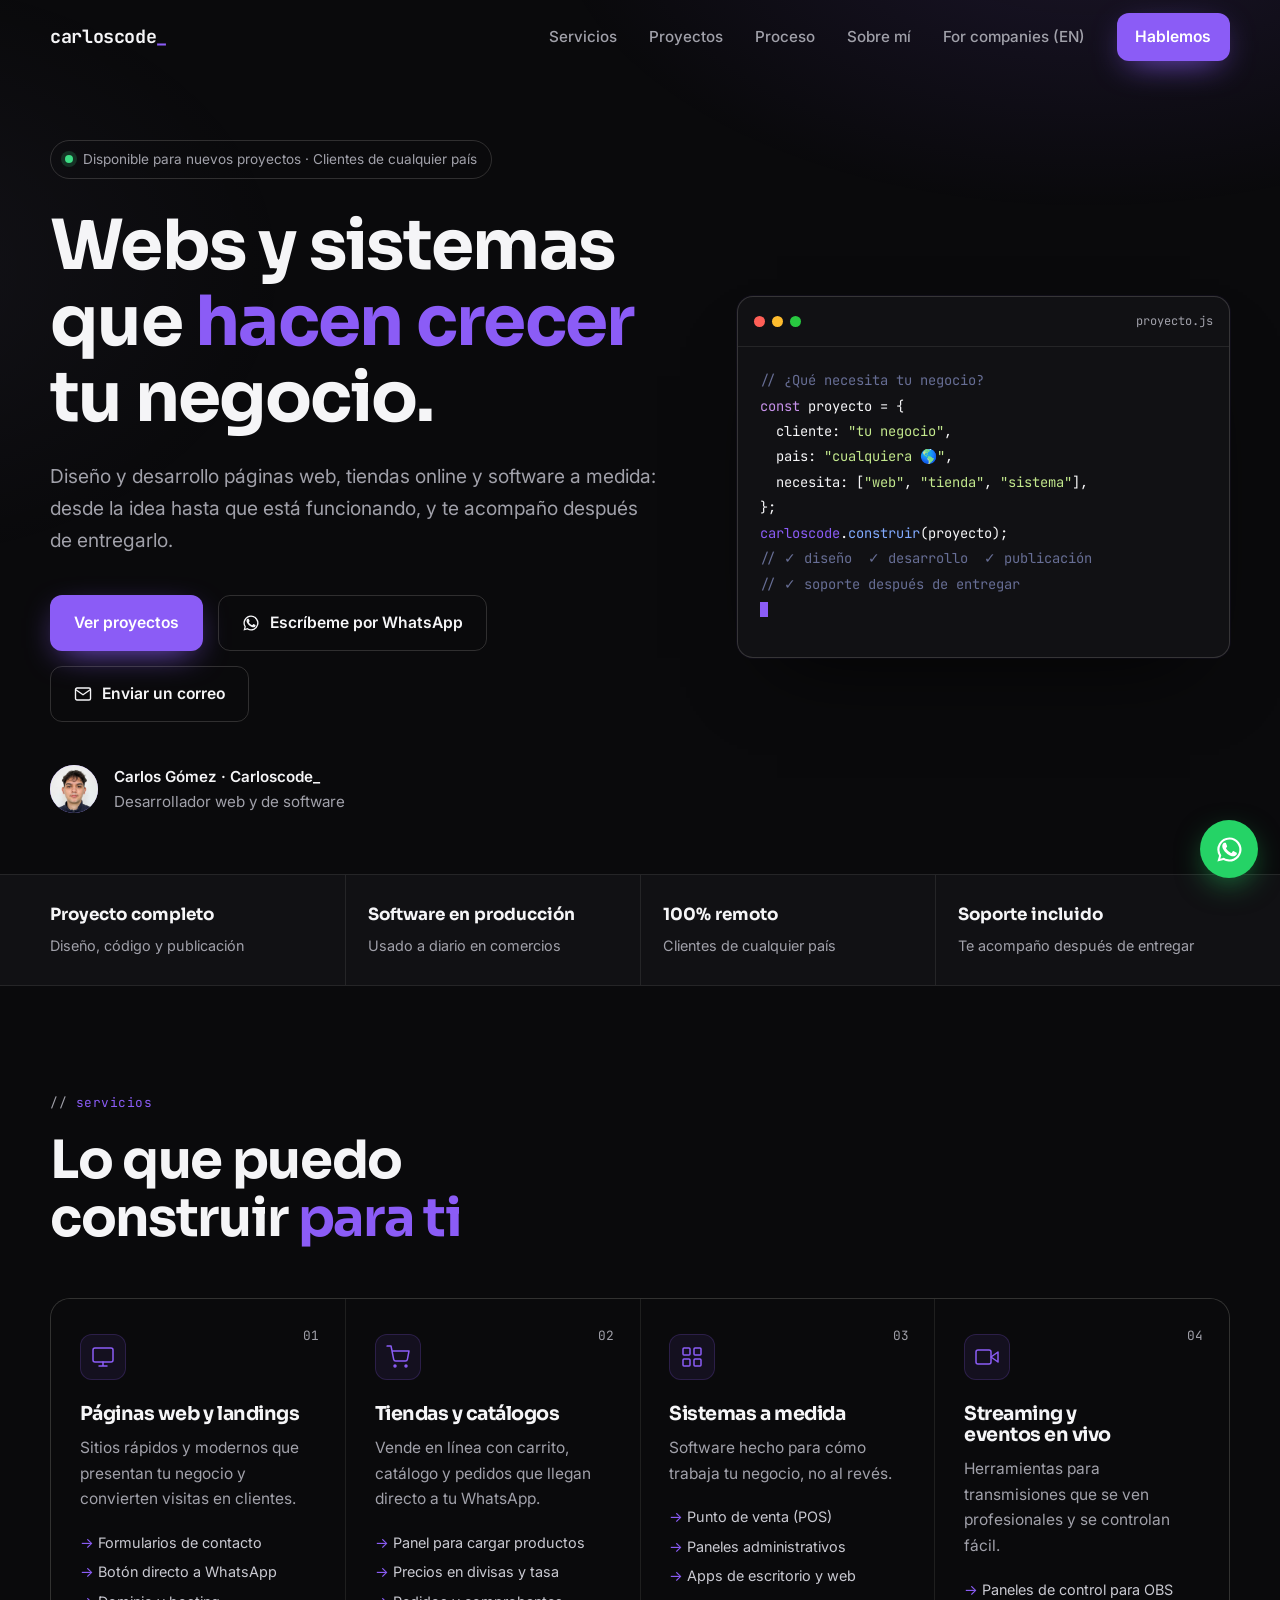
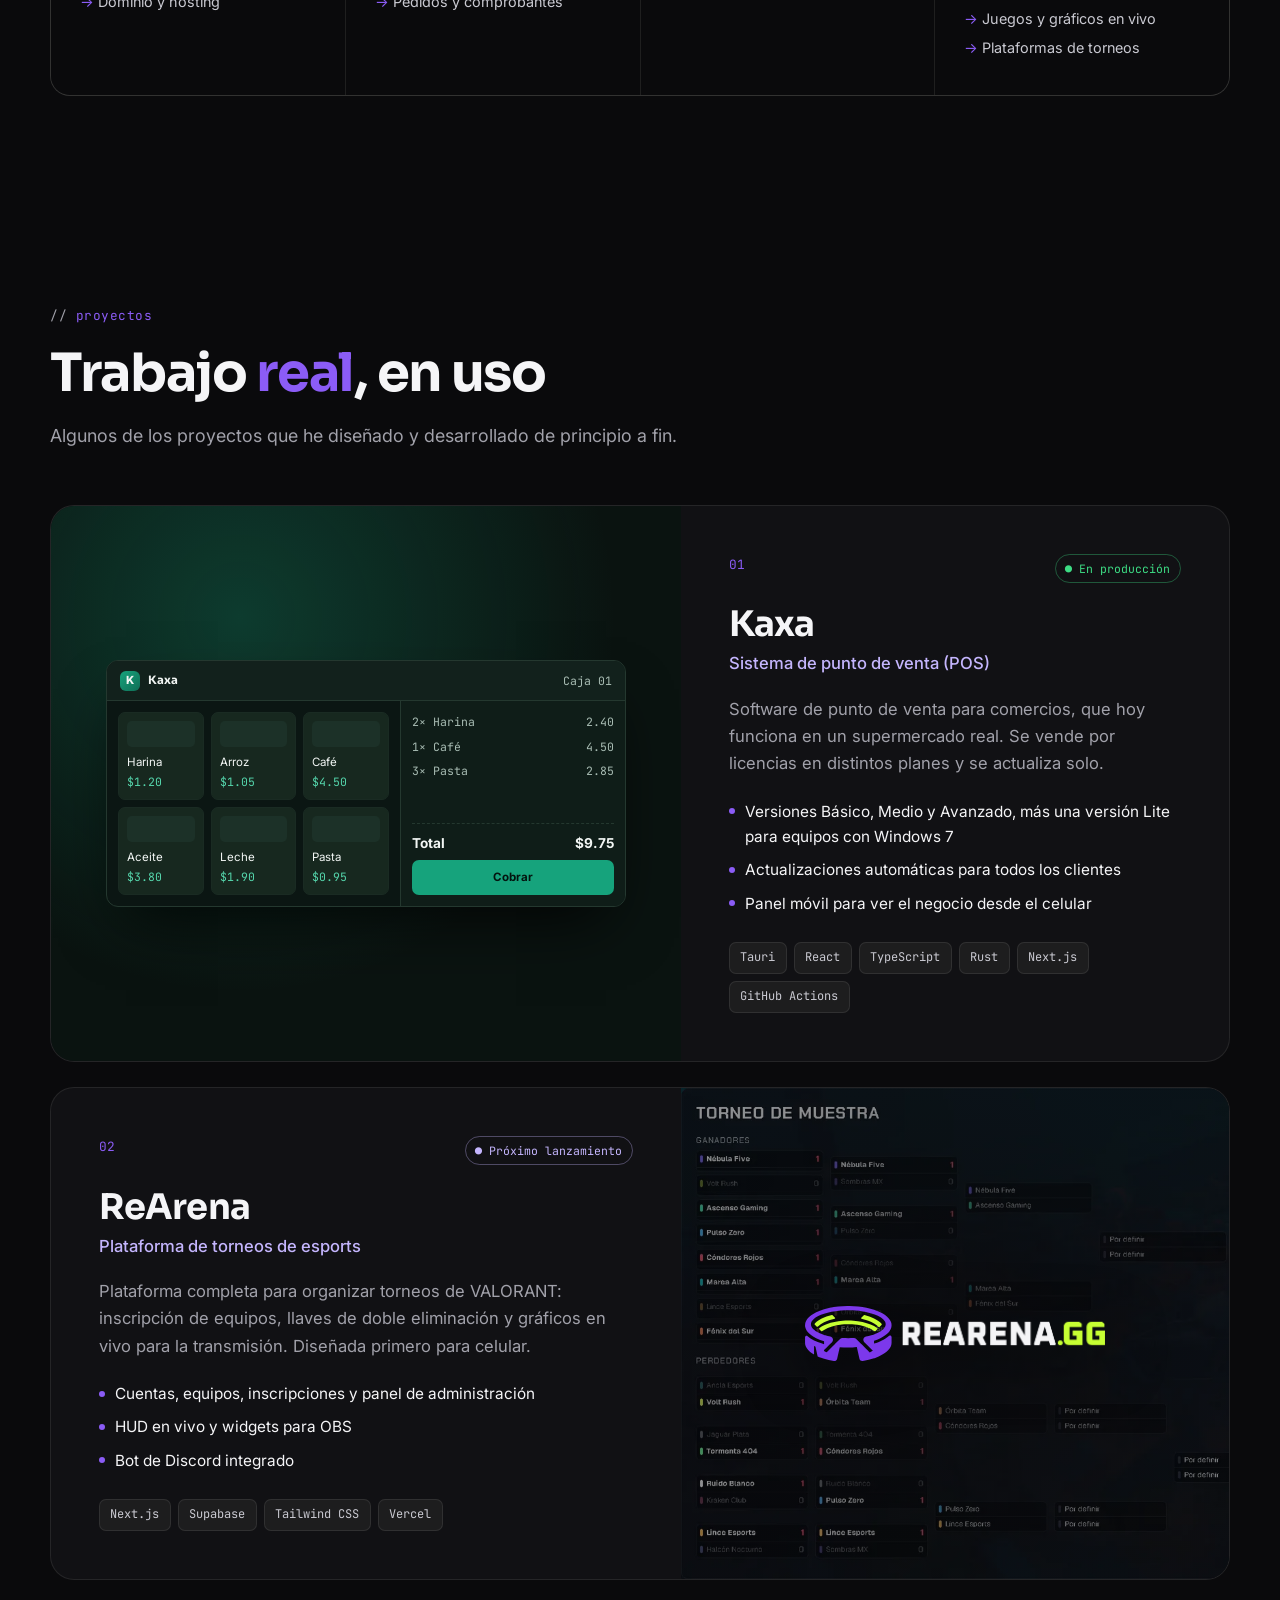
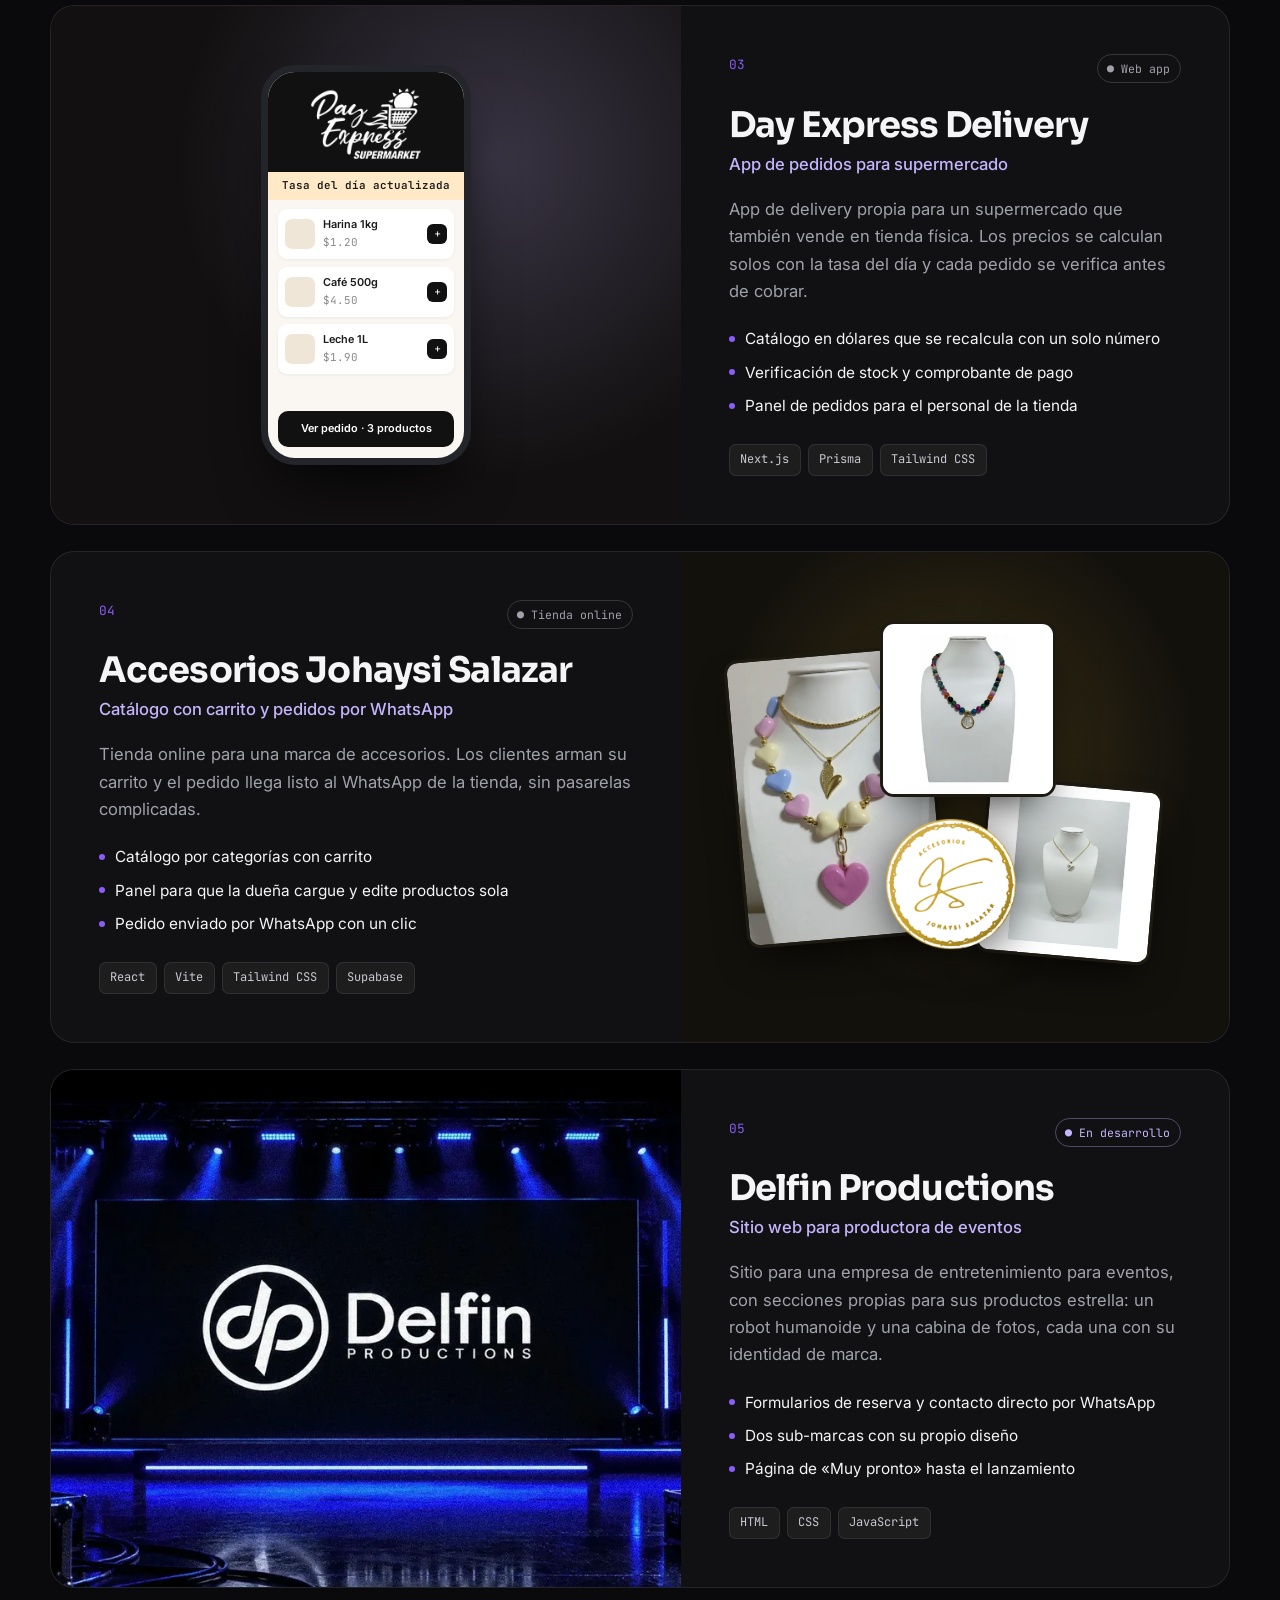
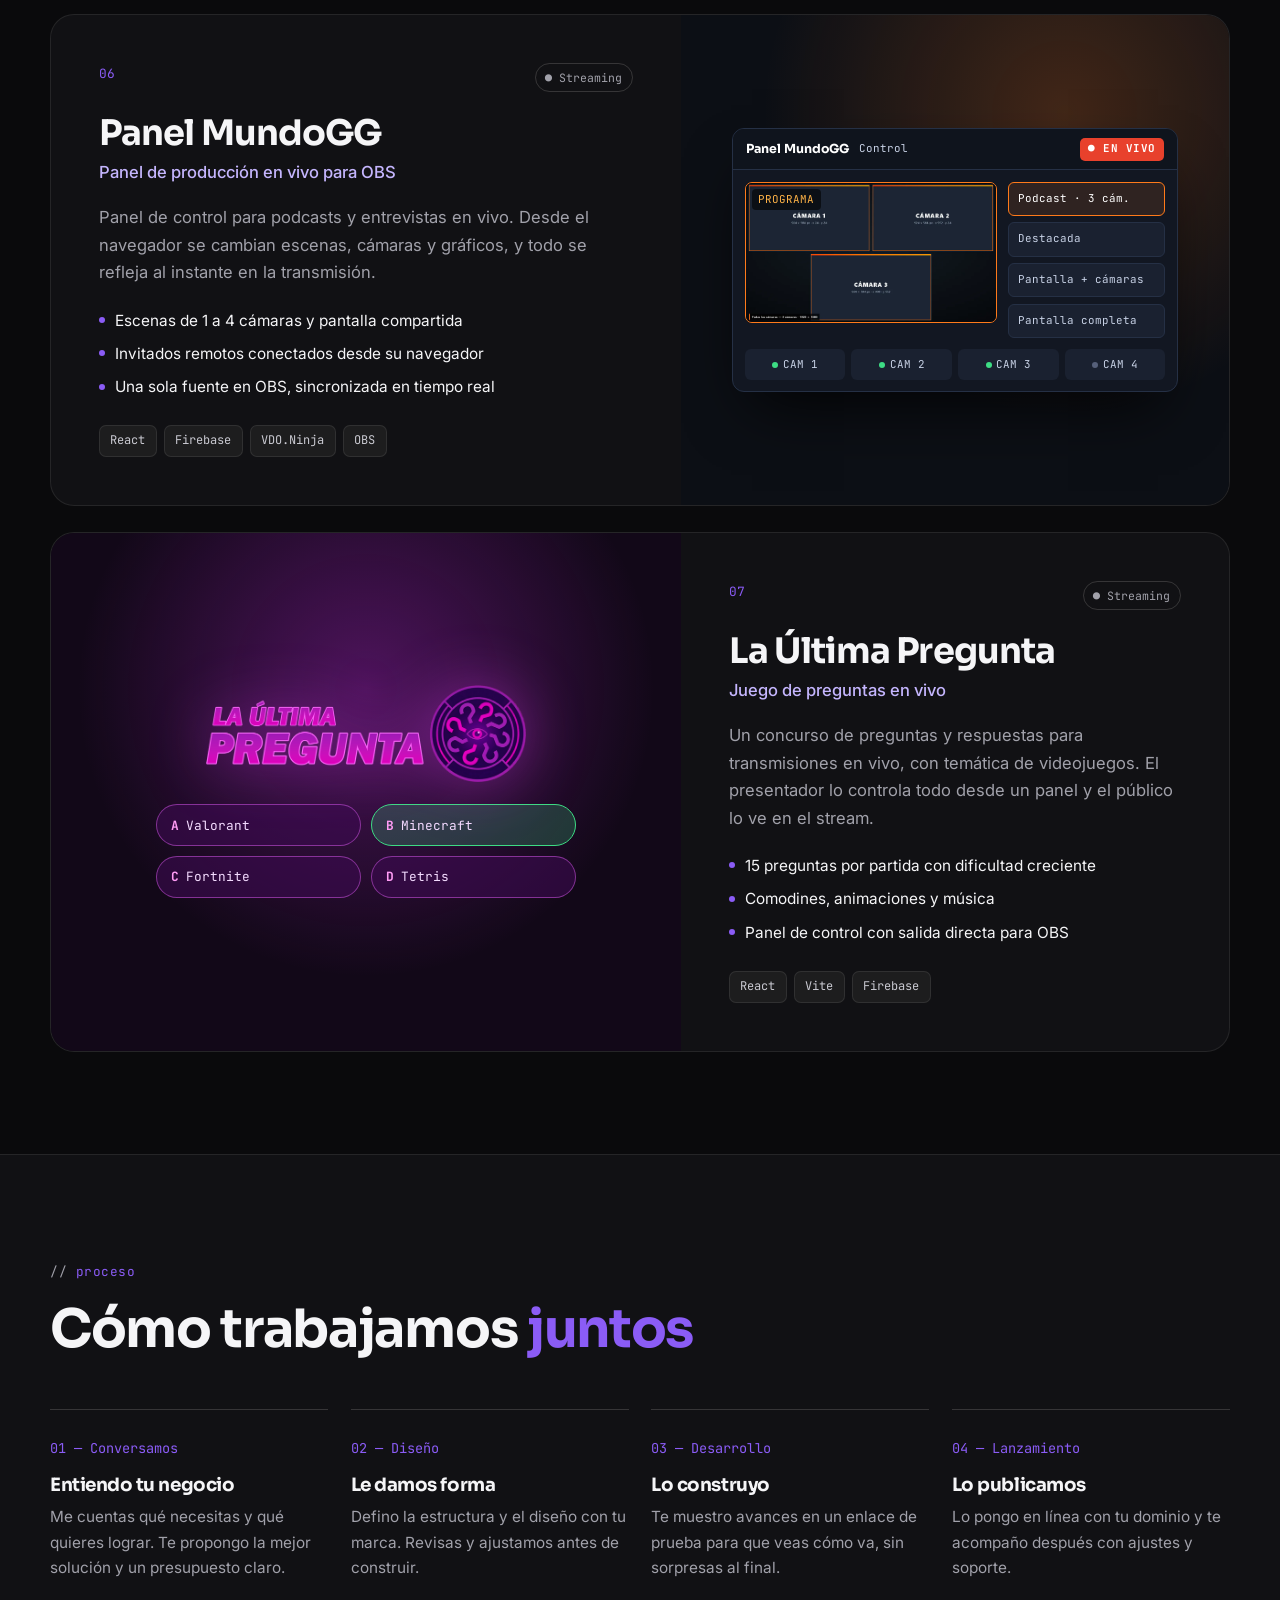
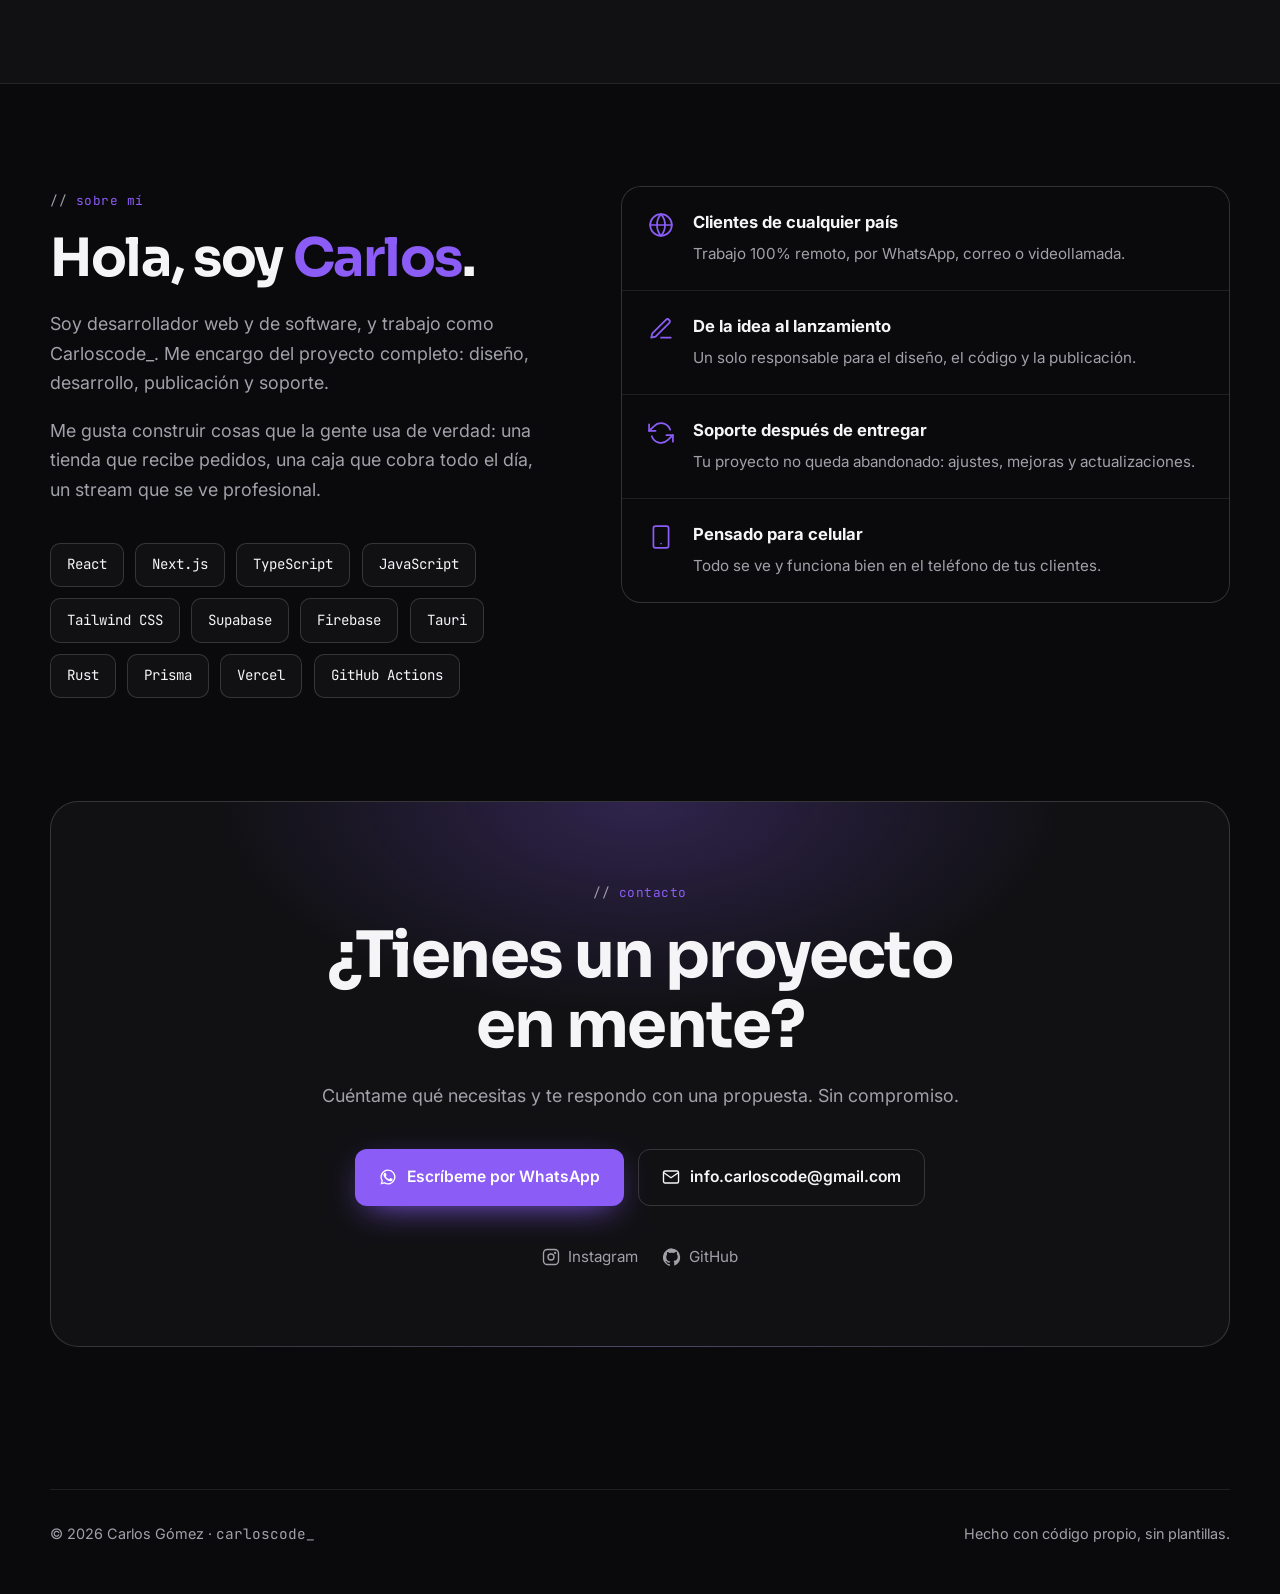
<file: index.html>
<!DOCTYPE html>
<html lang="es">
<head>
  <meta charset="UTF-8">
  <meta name="viewport" content="width=device-width, initial-scale=1.0">
  <title>Carlos Gómez · Carloscode_ | Desarrollo web y sistemas a medida</title>
  <meta name="description" content="Carlos Gómez (Carloscode_): desarrollo de páginas web, tiendas online, sistemas de punto de venta, paneles y herramientas para streaming. Trabajo con clientes de cualquier país.">
  <meta property="og:title" content="Carlos Gómez · Carloscode_">
  <meta property="og:description" content="Páginas web, tiendas y sistemas a medida para hacer crecer tu negocio.">
  <meta property="og:type" content="website">
  <meta property="og:url" content="https://infocarloscode-cmd.github.io/">
  <meta property="og:image" content="https://infocarloscode-cmd.github.io/assets/img/og-carlos.png">
  <meta property="og:image:width" content="1200">
  <meta property="og:image:height" content="630">
  <meta name="twitter:card" content="summary_large_image">
  <meta name="theme-color" content="#0A0A0C">
  <link rel="icon" href="assets/img/favicon.svg" type="image/svg+xml">
  <link rel="preconnect" href="https://fonts.googleapis.com">
  <link rel="preconnect" href="https://fonts.gstatic.com" crossorigin>
  <link href="https://fonts.googleapis.com/css2?family=Inter:wght@400;500;600&family=JetBrains+Mono:wght@400;500;700&family=Sora:wght@600;700;800&display=swap" rel="stylesheet">
  <link rel="stylesheet" href="assets/css/styles.css">
</head>
<body>

  <header class="header" id="header">
    <div class="container header__inner">
      <a href="#" class="logo" aria-label="Carloscode_ - inicio">carloscode<span class="cursor">_</span></a>
      <button class="nav-toggle" aria-label="Abrir menú" aria-expanded="false" aria-controls="nav">
        <svg viewBox="0 0 24 24" fill="none" stroke="currentColor" stroke-width="2" stroke-linecap="round"><path d="M4 7h16M4 12h16M4 17h16"/></svg>
      </button>
      <nav class="nav" id="nav">
        <a href="#servicios">Servicios</a>
        <a href="#proyectos">Proyectos</a>
        <a href="#proceso">Proceso</a>
        <a href="#sobre-mi">Sobre mí</a>
        <a href="hire.html" lang="en">For companies (EN)</a>
        <a href="#contacto" class="btn btn--primary">Hablemos</a>
      </nav>
    </div>
  </header>

  <main>
    <!-- ===== HERO ===== -->
    <section class="hero">
      <div class="container hero__grid">
        <div>
          <span class="status reveal"><i></i>Disponible para nuevos proyectos · Clientes de cualquier país</span>
          <h1 class="reveal">Webs y sistemas que <em>hacen crecer</em> tu negocio.</h1>
          <p class="lead reveal">Diseño y desarrollo páginas web, tiendas online y software a medida: desde la idea hasta que está funcionando, y te acompaño después de entregarlo.</p>
          <div class="hero__actions reveal">
            <a href="#proyectos" class="btn btn--primary">Ver proyectos</a>
            <a href="#" class="btn btn--ghost" data-whatsapp="Hola Carlos, vi tu portafolio y quiero cotizar un proyecto.">
              <svg viewBox="0 0 24 24" fill="currentColor"><path d="M17.5 14.4c-.3-.1-1.8-.9-2-1-.3-.1-.5-.1-.7.1-.2.3-.8 1-.9 1.2-.2.2-.3.2-.6.1-.3-.1-1.3-.5-2.4-1.5-.9-.8-1.5-1.8-1.7-2.1-.2-.3 0-.5.1-.6l.4-.5c.2-.2.2-.3.3-.5.1-.2 0-.4 0-.5l-.9-2.2c-.2-.6-.5-.5-.7-.5h-.6c-.2 0-.5.1-.8.4-.3.3-1 1-1 2.5s1.1 2.9 1.2 3.1c.1.2 2.1 3.2 5.1 4.5.7.3 1.3.5 1.7.6.7.2 1.4.2 1.9.1.6-.1 1.8-.7 2-1.4.2-.7.2-1.3.2-1.4-.1-.2-.3-.2-.6-.4zM12 2a10 10 0 0 0-8.6 15.1L2 22l5-1.3A10 10 0 1 0 12 2zm0 18.2c-1.5 0-3-.4-4.3-1.2l-.3-.2-3 .8.8-2.9-.2-.3A8.2 8.2 0 1 1 12 20.2z"/></svg>
              Escríbeme por WhatsApp
            </a>
            <a href="#" class="btn btn--ghost" data-email>
              <svg viewBox="0 0 24 24" fill="none" stroke="currentColor" stroke-width="1.8"><rect x="2" y="4" width="20" height="16" rx="2"/><path d="m22 6-10 7L2 6"/></svg>
              Enviar un correo
            </a>
          </div>
          <div class="hero__who reveal">
            <span class="avatar">CG<img src="assets/img/carlos.jpg" alt="Carlos Gómez" onerror="this.remove()"></span>
            <div><strong>Carlos Gómez · Carloscode_</strong>Desarrollador web y de software</div>
          </div>
        </div>

        <div class="terminal reveal" aria-hidden="true">
          <div class="terminal__bar"><span></span><span></span><span></span><em>proyecto.js</em></div>
          <div class="terminal__body" id="terminal"></div>
        </div>
      </div>
    </section>

    <!-- ===== FRANJA DE DATOS ===== -->
    <div class="facts-strip">
      <div class="container facts-strip__inner">
        <div class="facts-strip__item"><b>Proyecto completo</b><span>Diseño, código y publicación</span></div>
        <div class="facts-strip__item"><b>Software en producción</b><span>Usado a diario en comercios</span></div>
        <div class="facts-strip__item"><b>100% remoto</b><span>Clientes de cualquier país</span></div>
        <div class="facts-strip__item"><b>Soporte incluido</b><span>Te acompaño después de entregar</span></div>
      </div>
    </div>

    <!-- ===== SERVICIOS ===== -->
    <section class="section" id="servicios">
      <div class="container">
        <span class="label reveal">servicios</span>
        <h2 class="h2 reveal">Lo que puedo construir <span class="accent">para ti</span></h2>
        <div class="services reveal">
          <article class="service">
            <span class="service__n">01</span>
            <svg viewBox="0 0 24 24" fill="none" stroke="currentColor" stroke-width="1.5" stroke-linecap="round" stroke-linejoin="round"><rect x="2" y="3" width="20" height="14" rx="2"/><path d="M8 21h8M12 17v4"/></svg>
            <h3>Páginas web y landings</h3>
            <p>Sitios rápidos y modernos que presentan tu negocio y convierten visitas en clientes.</p>
            <ul><li>Formularios de contacto</li><li>Botón directo a WhatsApp</li><li>Dominio y hosting</li></ul>
          </article>
          <article class="service">
            <span class="service__n">02</span>
            <svg viewBox="0 0 24 24" fill="none" stroke="currentColor" stroke-width="1.5" stroke-linecap="round" stroke-linejoin="round"><circle cx="9" cy="21" r="1"/><circle cx="20" cy="21" r="1"/><path d="M1 1h4l2.7 13.4a2 2 0 0 0 2 1.6h9.7a2 2 0 0 0 2-1.6L23 6H6"/></svg>
            <h3>Tiendas y catálogos</h3>
            <p>Vende en línea con carrito, catálogo y pedidos que llegan directo a tu WhatsApp.</p>
            <ul><li>Panel para cargar productos</li><li>Precios en divisas y tasa</li><li>Pedidos y comprobantes</li></ul>
          </article>
          <article class="service">
            <span class="service__n">03</span>
            <svg viewBox="0 0 24 24" fill="none" stroke="currentColor" stroke-width="1.5" stroke-linecap="round" stroke-linejoin="round"><rect x="3" y="3" width="7" height="7" rx="1"/><rect x="14" y="3" width="7" height="7" rx="1"/><rect x="14" y="14" width="7" height="7" rx="1"/><rect x="3" y="14" width="7" height="7" rx="1"/></svg>
            <h3>Sistemas a medida</h3>
            <p>Software hecho para cómo trabaja tu negocio, no al revés.</p>
            <ul><li>Punto de venta (POS)</li><li>Paneles administrativos</li><li>Apps de escritorio y web</li></ul>
          </article>
          <article class="service">
            <span class="service__n">04</span>
            <svg viewBox="0 0 24 24" fill="none" stroke="currentColor" stroke-width="1.5" stroke-linecap="round" stroke-linejoin="round"><path d="M23 7l-7 5 7 5V7z"/><rect x="1" y="5" width="15" height="14" rx="2"/></svg>
            <h3>Streaming y eventos en vivo</h3>
            <p>Herramientas para transmisiones que se ven profesionales y se controlan fácil.</p>
            <ul><li>Paneles de control para OBS</li><li>Juegos y gráficos en vivo</li><li>Plataformas de torneos</li></ul>
          </article>
        </div>
      </div>
    </section>

    <!-- ===== PROYECTOS ===== -->
    <section class="section" id="proyectos">
      <div class="container">
        <span class="label reveal">proyectos</span>
        <h2 class="h2 reveal">Trabajo <span class="accent">real</span>, en uso</h2>
        <p class="lead reveal" style="margin-top:1.2rem;">Algunos de los proyectos que he diseñado y desarrollado de principio a fin.</p>

        <div class="projects">

          <!-- 01 KAXA -->
          <article class="project reveal">
            <div class="project__visual project__visual--kaxa">
              <div class="kaxa" aria-hidden="true">
                <div class="kaxa__top"><span class="kaxa__badge">K</span><b>Kaxa</b><em>Caja 01</em></div>
                <div class="kaxa__main">
                  <div class="kaxa__grid">
                    <div class="kaxa__item"><i></i>Harina<span>$1.20</span></div>
                    <div class="kaxa__item"><i></i>Arroz<span>$1.05</span></div>
                    <div class="kaxa__item"><i></i>Café<span>$4.50</span></div>
                    <div class="kaxa__item"><i></i>Aceite<span>$3.80</span></div>
                    <div class="kaxa__item"><i></i>Leche<span>$1.90</span></div>
                    <div class="kaxa__item"><i></i>Pasta<span>$0.95</span></div>
                  </div>
                  <div class="kaxa__ticket">
                    <div class="kaxa__row"><span>2× Harina</span><span>2.40</span></div>
                    <div class="kaxa__row"><span>1× Café</span><span>4.50</span></div>
                    <div class="kaxa__row"><span>3× Pasta</span><span>2.85</span></div>
                    <div class="kaxa__total"><span>Total</span><span>$9.75</span></div>
                    <div class="kaxa__pay">Cobrar</div>
                  </div>
                </div>
              </div>
            </div>
            <div class="project__body">
              <div class="project__meta"><span class="n">01</span><span class="badge badge--live">● En producción</span></div>
              <h3>Kaxa</h3>
              <p class="project__type">Sistema de punto de venta (POS)</p>
              <p class="project__desc">Software de punto de venta para comercios, que hoy funciona en un supermercado real. Se vende por licencias en distintos planes y se actualiza solo.</p>
              <ul class="points">
                <li>Versiones Básico, Medio y Avanzado, más una versión Lite para equipos con Windows 7</li>
                <li>Actualizaciones automáticas para todos los clientes</li>
                <li>Panel móvil para ver el negocio desde el celular</li>
              </ul>
              <div class="tags"><span>Tauri</span><span>React</span><span>TypeScript</span><span>Rust</span><span>Next.js</span><span>GitHub Actions</span></div>
            </div>
          </article>

          <!-- 02 REARENA -->
          <article class="project reveal">
            <div class="project__visual shade">
              <img class="cover cover--left" src="assets/img/rearena-llaves.webp" alt="Llaves de torneo en ReArena" loading="lazy">
              <img class="overlay-logo" src="assets/img/rearena-logo.svg" alt="ReArena">
            </div>
            <div class="project__body">
              <div class="project__meta"><span class="n">02</span><span class="badge badge--dev">● Próximo lanzamiento</span></div>
              <h3>ReArena</h3>
              <p class="project__type">Plataforma de torneos de esports</p>
              <p class="project__desc">Plataforma completa para organizar torneos de VALORANT: inscripción de equipos, llaves de doble eliminación y gráficos en vivo para la transmisión. Diseñada primero para celular.</p>
              <ul class="points">
                <li>Cuentas, equipos, inscripciones y panel de administración</li>
                <li>HUD en vivo y widgets para OBS</li>
                <li>Bot de Discord integrado</li>
              </ul>
              <div class="tags"><span>Next.js</span><span>Supabase</span><span>Tailwind CSS</span><span>Vercel</span></div>
            </div>
          </article>

          <!-- 03 DELIVERY -->
          <article class="project reveal">
            <div class="project__visual project__visual--delivery">
              <div class="phone" aria-hidden="true">
                <div class="phone__head"><img src="assets/img/dayexpress-logo.png" alt=""></div>
                <div class="phone__rate">Tasa del día actualizada</div>
                <div class="phone__list">
                  <div class="phone__item"><i></i><div><b>Harina 1kg</b><span>$1.20</span></div><em>+</em></div>
                  <div class="phone__item"><i></i><div><b>Café 500g</b><span>$4.50</span></div><em>+</em></div>
                  <div class="phone__item"><i></i><div><b>Leche 1L</b><span>$1.90</span></div><em>+</em></div>
                </div>
                <div class="phone__cta">Ver pedido · 3 productos</div>
              </div>
            </div>
            <div class="project__body">
              <div class="project__meta"><span class="n">03</span><span class="badge">● Web app</span></div>
              <h3>Day Express Delivery</h3>
              <p class="project__type">App de pedidos para supermercado</p>
              <p class="project__desc">App de delivery propia para un supermercado que también vende en tienda física. Los precios se calculan solos con la tasa del día y cada pedido se verifica antes de cobrar.</p>
              <ul class="points">
                <li>Catálogo en dólares que se recalcula con un solo número</li>
                <li>Verificación de stock y comprobante de pago</li>
                <li>Panel de pedidos para el personal de la tienda</li>
              </ul>
              <div class="tags"><span>Next.js</span><span>Prisma</span><span>Tailwind CSS</span></div>
            </div>
          </article>

          <!-- 04 JS ACCESORIOS -->
          <article class="project reveal">
            <div class="project__visual project__visual--js">
              <div class="js-collage">
                <img class="p1" src="assets/img/js-prod-1.webp" alt="" loading="lazy">
                <img class="p2" src="assets/img/js-prod-2.webp" alt="" loading="lazy">
                <img class="p3" src="assets/img/js-prod-3.webp" alt="" loading="lazy">
                <img class="lg" src="assets/img/js-logo.png" alt="Accesorios Johaysi Salazar">
              </div>
            </div>
            <div class="project__body">
              <div class="project__meta"><span class="n">04</span><span class="badge">● Tienda online</span></div>
              <h3>Accesorios Johaysi Salazar</h3>
              <p class="project__type">Catálogo con carrito y pedidos por WhatsApp</p>
              <p class="project__desc">Tienda online para una marca de accesorios. Los clientes arman su carrito y el pedido llega listo al WhatsApp de la tienda, sin pasarelas complicadas.</p>
              <ul class="points">
                <li>Catálogo por categorías con carrito</li>
                <li>Panel para que la dueña cargue y edite productos sola</li>
                <li>Pedido enviado por WhatsApp con un clic</li>
              </ul>
              <div class="tags"><span>React</span><span>Vite</span><span>Tailwind CSS</span><span>Supabase</span></div>
            </div>
          </article>

          <!-- 05 DELFIN -->
          <article class="project reveal">
            <div class="project__visual">
              <img class="cover" src="assets/img/delfin.webp" alt="Sitio web de Delfin Productions" loading="lazy">
            </div>
            <div class="project__body">
              <div class="project__meta"><span class="n">05</span><span class="badge badge--dev">● En desarrollo</span></div>
              <h3>Delfin Productions</h3>
              <p class="project__type">Sitio web para productora de eventos</p>
              <p class="project__desc">Sitio para una empresa de entretenimiento para eventos, con secciones propias para sus productos estrella: un robot humanoide y una cabina de fotos, cada una con su identidad de marca.</p>
              <ul class="points">
                <li>Formularios de reserva y contacto directo por WhatsApp</li>
                <li>Dos sub-marcas con su propio diseño</li>
                <li>Página de «Muy pronto» hasta el lanzamiento</li>
              </ul>
              <div class="tags"><span>HTML</span><span>CSS</span><span>JavaScript</span></div>
            </div>
          </article>

          <!-- 06 MUNDOGG -->
          <article class="project reveal">
            <div class="project__visual project__visual--mgg">
              <div class="mgg" aria-hidden="true">
                <div class="mgg__top"><b>Panel MundoGG</b><span>Control</span><span class="mgg__live">● EN VIVO</span></div>
                <div class="mgg__body">
                  <div class="mgg__preview"><img src="assets/img/mundogg.webp" alt="" loading="lazy"><span>PROGRAMA</span></div>
                  <div class="mgg__scenes">
                    <div class="mgg__scene on">Podcast · 3 cám.</div>
                    <div class="mgg__scene">Destacada</div>
                    <div class="mgg__scene">Pantalla + cámaras</div>
                    <div class="mgg__scene">Pantalla completa</div>
                  </div>
                </div>
                <div class="mgg__cams">
                  <div class="mgg__cam"><i></i>CAM 1</div><div class="mgg__cam"><i></i>CAM 2</div>
                  <div class="mgg__cam"><i></i>CAM 3</div><div class="mgg__cam off"><i></i>CAM 4</div>
                </div>
              </div>
            </div>
            <div class="project__body">
              <div class="project__meta"><span class="n">06</span><span class="badge">● Streaming</span></div>
              <h3>Panel MundoGG</h3>
              <p class="project__type">Panel de producción en vivo para OBS</p>
              <p class="project__desc">Panel de control para podcasts y entrevistas en vivo. Desde el navegador se cambian escenas, cámaras y gráficos, y todo se refleja al instante en la transmisión.</p>
              <ul class="points">
                <li>Escenas de 1 a 4 cámaras y pantalla compartida</li>
                <li>Invitados remotos conectados desde su navegador</li>
                <li>Una sola fuente en OBS, sincronizada en tiempo real</li>
              </ul>
              <div class="tags"><span>React</span><span>Firebase</span><span>VDO.Ninja</span><span>OBS</span></div>
            </div>
          </article>

          <!-- 07 LA ÚLTIMA PREGUNTA -->
          <article class="project reveal">
            <div class="project__visual project__visual--lup">
              <img class="lup-logo" src="assets/img/lup-logo.png" alt="La Última Pregunta">
              <div class="lup-options" aria-hidden="true">
                <span><b>A</b>Valorant</span><span class="ok"><b>B</b>Minecraft</span>
                <span><b>C</b>Fortnite</span><span><b>D</b>Tetris</span>
              </div>
            </div>
            <div class="project__body">
              <div class="project__meta"><span class="n">07</span><span class="badge">● Streaming</span></div>
              <h3>La Última Pregunta</h3>
              <p class="project__type">Juego de preguntas en vivo</p>
              <p class="project__desc">Un concurso de preguntas y respuestas para transmisiones en vivo, con temática de videojuegos. El presentador lo controla todo desde un panel y el público lo ve en el stream.</p>
              <ul class="points">
                <li>15 preguntas por partida con dificultad creciente</li>
                <li>Comodines, animaciones y música</li>
                <li>Panel de control con salida directa para OBS</li>
              </ul>
              <div class="tags"><span>React</span><span>Vite</span><span>Firebase</span></div>
            </div>
          </article>

        </div>
      </div>
    </section>

    <!-- ===== PROCESO ===== -->
    <section class="section" id="proceso" style="background: var(--bg-2); border-block: 1px solid var(--line);">
      <div class="container">
        <span class="label reveal">proceso</span>
        <h2 class="h2 reveal">Cómo trabajamos <span class="accent">juntos</span></h2>
        <div class="steps">
          <div class="step reveal"><span class="mono">01 — Conversamos</span><h3>Entiendo tu negocio</h3><p>Me cuentas qué necesitas y qué quieres lograr. Te propongo la mejor solución y un presupuesto claro.</p></div>
          <div class="step reveal"><span class="mono">02 — Diseño</span><h3>Le damos forma</h3><p>Defino la estructura y el diseño con tu marca. Revisas y ajustamos antes de construir.</p></div>
          <div class="step reveal"><span class="mono">03 — Desarrollo</span><h3>Lo construyo</h3><p>Te muestro avances en un enlace de prueba para que veas cómo va, sin sorpresas al final.</p></div>
          <div class="step reveal"><span class="mono">04 — Lanzamiento</span><h3>Lo publicamos</h3><p>Lo pongo en línea con tu dominio y te acompaño después con ajustes y soporte.</p></div>
        </div>
      </div>
    </section>

    <!-- ===== SOBRE MÍ ===== -->
    <section class="section" id="sobre-mi">
      <div class="container about">
        <div>
          <span class="label reveal">sobre mí</span>
          <h2 class="h2 reveal">Hola, soy <span class="accent">Carlos</span>.</h2>
          <!-- EDITAR: ajustar la presentación si quieres agregar algo personal -->
          <p class="lead reveal" style="margin-top:1.4rem;">Soy desarrollador web y de software, y trabajo como Carloscode_. Me encargo del proyecto completo: diseño, desarrollo, publicación y soporte.</p>
          <p class="lead reveal">Me gusta construir cosas que la gente usa de verdad: una tienda que recibe pedidos, una caja que cobra todo el día, un stream que se ve profesional.</p>
          <div class="stack reveal">
            <span>React</span><span>Next.js</span><span>TypeScript</span><span>JavaScript</span><span>Tailwind CSS</span>
            <span>Supabase</span><span>Firebase</span><span>Tauri</span><span>Rust</span><span>Prisma</span>
            <span>Vercel</span><span>GitHub Actions</span>
          </div>
        </div>
        <div class="facts reveal">
          <div class="fact"><svg viewBox="0 0 24 24" fill="none" stroke="currentColor" stroke-width="1.6" stroke-linecap="round" stroke-linejoin="round"><circle cx="12" cy="12" r="10"/><path d="M2 12h20M12 2a15.3 15.3 0 0 1 0 20M12 2a15.3 15.3 0 0 0 0 20"/></svg><div><b>Clientes de cualquier país</b><span>Trabajo 100% remoto, por WhatsApp, correo o videollamada.</span></div></div>
          <div class="fact"><svg viewBox="0 0 24 24" fill="none" stroke="currentColor" stroke-width="1.6" stroke-linecap="round" stroke-linejoin="round"><path d="M12 20h9M16.5 3.5a2.1 2.1 0 0 1 3 3L7 19l-4 1 1-4z"/></svg><div><b>De la idea al lanzamiento</b><span>Un solo responsable para el diseño, el código y la publicación.</span></div></div>
          <div class="fact"><svg viewBox="0 0 24 24" fill="none" stroke="currentColor" stroke-width="1.6" stroke-linecap="round" stroke-linejoin="round"><path d="M1 4v6h6M23 20v-6h-6"/><path d="M20.5 9A9 9 0 0 0 5.6 5.6L1 10m22 4-4.6 4.4A9 9 0 0 1 3.5 15"/></svg><div><b>Soporte después de entregar</b><span>Tu proyecto no queda abandonado: ajustes, mejoras y actualizaciones.</span></div></div>
          <div class="fact"><svg viewBox="0 0 24 24" fill="none" stroke="currentColor" stroke-width="1.6" stroke-linecap="round" stroke-linejoin="round"><rect x="5" y="2" width="14" height="20" rx="2"/><path d="M12 18h.01"/></svg><div><b>Pensado para celular</b><span>Todo se ve y funciona bien en el teléfono de tus clientes.</span></div></div>
        </div>
      </div>
    </section>

    <!-- ===== CONTACTO ===== -->
    <section class="section" id="contacto" style="padding-top: 0;">
      <div class="container">
        <div class="contact reveal">
          <span class="label">contacto</span>
          <h2>¿Tienes un proyecto en mente?</h2>
          <p class="lead">Cuéntame qué necesitas y te respondo con una propuesta. Sin compromiso.</p>
          <div class="contact__actions">
            <a href="#" class="btn btn--primary" data-whatsapp="Hola Carlos, vi tu portafolio y quiero cotizar un proyecto.">
              <svg viewBox="0 0 24 24" fill="currentColor"><path d="M17.5 14.4c-.3-.1-1.8-.9-2-1-.3-.1-.5-.1-.7.1-.2.3-.8 1-.9 1.2-.2.2-.3.2-.6.1-.3-.1-1.3-.5-2.4-1.5-.9-.8-1.5-1.8-1.7-2.1-.2-.3 0-.5.1-.6l.4-.5c.2-.2.2-.3.3-.5.1-.2 0-.4 0-.5l-.9-2.2c-.2-.6-.5-.5-.7-.5h-.6c-.2 0-.5.1-.8.4-.3.3-1 1-1 2.5s1.1 2.9 1.2 3.1c.1.2 2.1 3.2 5.1 4.5.7.3 1.3.5 1.7.6.7.2 1.4.2 1.9.1.6-.1 1.8-.7 2-1.4.2-.7.2-1.3.2-1.4-.1-.2-.3-.2-.6-.4zM12 2a10 10 0 0 0-8.6 15.1L2 22l5-1.3A10 10 0 1 0 12 2zm0 18.2c-1.5 0-3-.4-4.3-1.2l-.3-.2-3 .8.8-2.9-.2-.3A8.2 8.2 0 1 1 12 20.2z"/></svg>
              Escríbeme por WhatsApp
            </a>
            <a href="#" class="btn btn--ghost" data-email>
              <svg viewBox="0 0 24 24" fill="none" stroke="currentColor" stroke-width="1.8"><rect x="2" y="4" width="20" height="16" rx="2"/><path d="m22 6-10 7L2 6"/></svg>
              <span data-email-text>Correo</span>
            </a>
          </div>
          <div class="contact__links">
            <a href="#" data-instagram><svg viewBox="0 0 24 24" fill="none" stroke="currentColor" stroke-width="1.8"><rect x="2" y="2" width="20" height="20" rx="5"/><circle cx="12" cy="12" r="4"/><circle cx="17.5" cy="6.5" r=".6" fill="currentColor"/></svg>Instagram</a>
            <a href="#" data-github><svg viewBox="0 0 24 24" fill="currentColor"><path d="M12 .5a12 12 0 0 0-3.8 23.4c.6.1.8-.3.8-.6v-2c-3.3.7-4-1.6-4-1.6-.6-1.4-1.4-1.8-1.4-1.8-1.1-.7.1-.7.1-.7 1.2.1 1.8 1.2 1.8 1.2 1.1 1.8 2.8 1.3 3.5 1 .1-.8.4-1.3.8-1.6-2.7-.3-5.5-1.3-5.5-5.9 0-1.3.5-2.4 1.2-3.2-.1-.3-.5-1.5.1-3.2 0 0 1-.3 3.3 1.2a11.5 11.5 0 0 1 6 0C17.3 4.6 18.3 5 18.3 5c.6 1.7.2 2.9.1 3.2.8.8 1.2 1.9 1.2 3.2 0 4.6-2.8 5.6-5.5 5.9.4.4.8 1.1.8 2.2v3.3c0 .3.2.7.8.6A12 12 0 0 0 12 .5z"/></svg>GitHub</a>
          </div>
        </div>
      </div>
    </section>
  </main>

  <footer class="footer">
    <div class="container footer__inner">
      <span>© <span data-year></span> Carlos Gómez · <span class="mono">carloscode_</span></span>
      <span>Hecho con código propio, sin plantillas.</span>
    </div>
  </footer>

  <a href="#" class="wa-float" data-whatsapp="Hola Carlos, vi tu portafolio y quiero cotizar un proyecto." aria-label="Escríbeme por WhatsApp">
    <svg viewBox="0 0 24 24" fill="currentColor"><path d="M17.5 14.4c-.3-.1-1.8-.9-2-1-.3-.1-.5-.1-.7.1-.2.3-.8 1-.9 1.2-.2.2-.3.2-.6.1-.3-.1-1.3-.5-2.4-1.5-.9-.8-1.5-1.8-1.7-2.1-.2-.3 0-.5.1-.6l.4-.5c.2-.2.2-.3.3-.5.1-.2 0-.4 0-.5l-.9-2.2c-.2-.6-.5-.5-.7-.5h-.6c-.2 0-.5.1-.8.4-.3.3-1 1-1 2.5s1.1 2.9 1.2 3.1c.1.2 2.1 3.2 5.1 4.5.7.3 1.3.5 1.7.6.7.2 1.4.2 1.9.1.6-.1 1.8-.7 2-1.4.2-.7.2-1.3.2-1.4-.1-.2-.3-.2-.6-.4zM12 2a10 10 0 0 0-8.6 15.1L2 22l5-1.3A10 10 0 1 0 12 2zm0 18.2c-1.5 0-3-.4-4.3-1.2l-.3-.2-3 .8.8-2.9-.2-.3A8.2 8.2 0 1 1 12 20.2z"/></svg>
  </a>

  <script src="assets/js/config.js"></script>
  <script src="assets/js/main.js"></script>
</body>
</html>
</file>
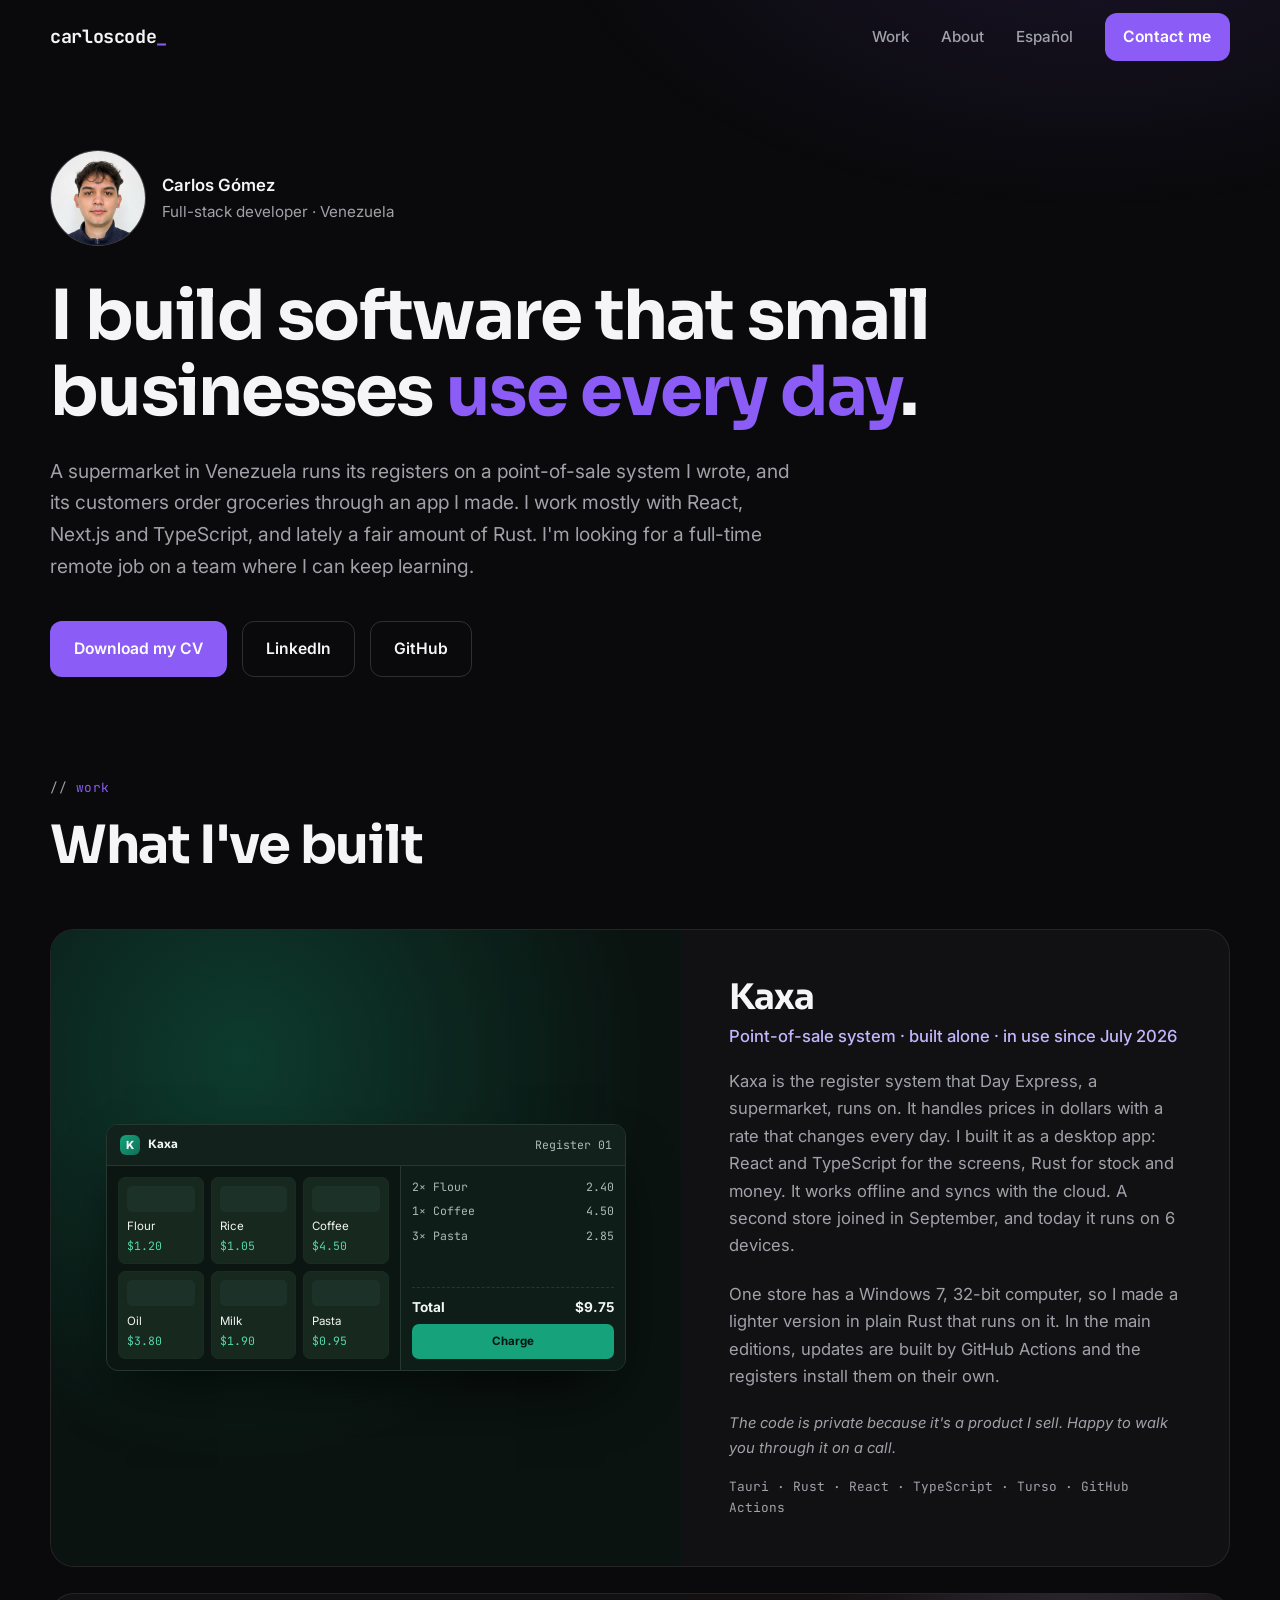
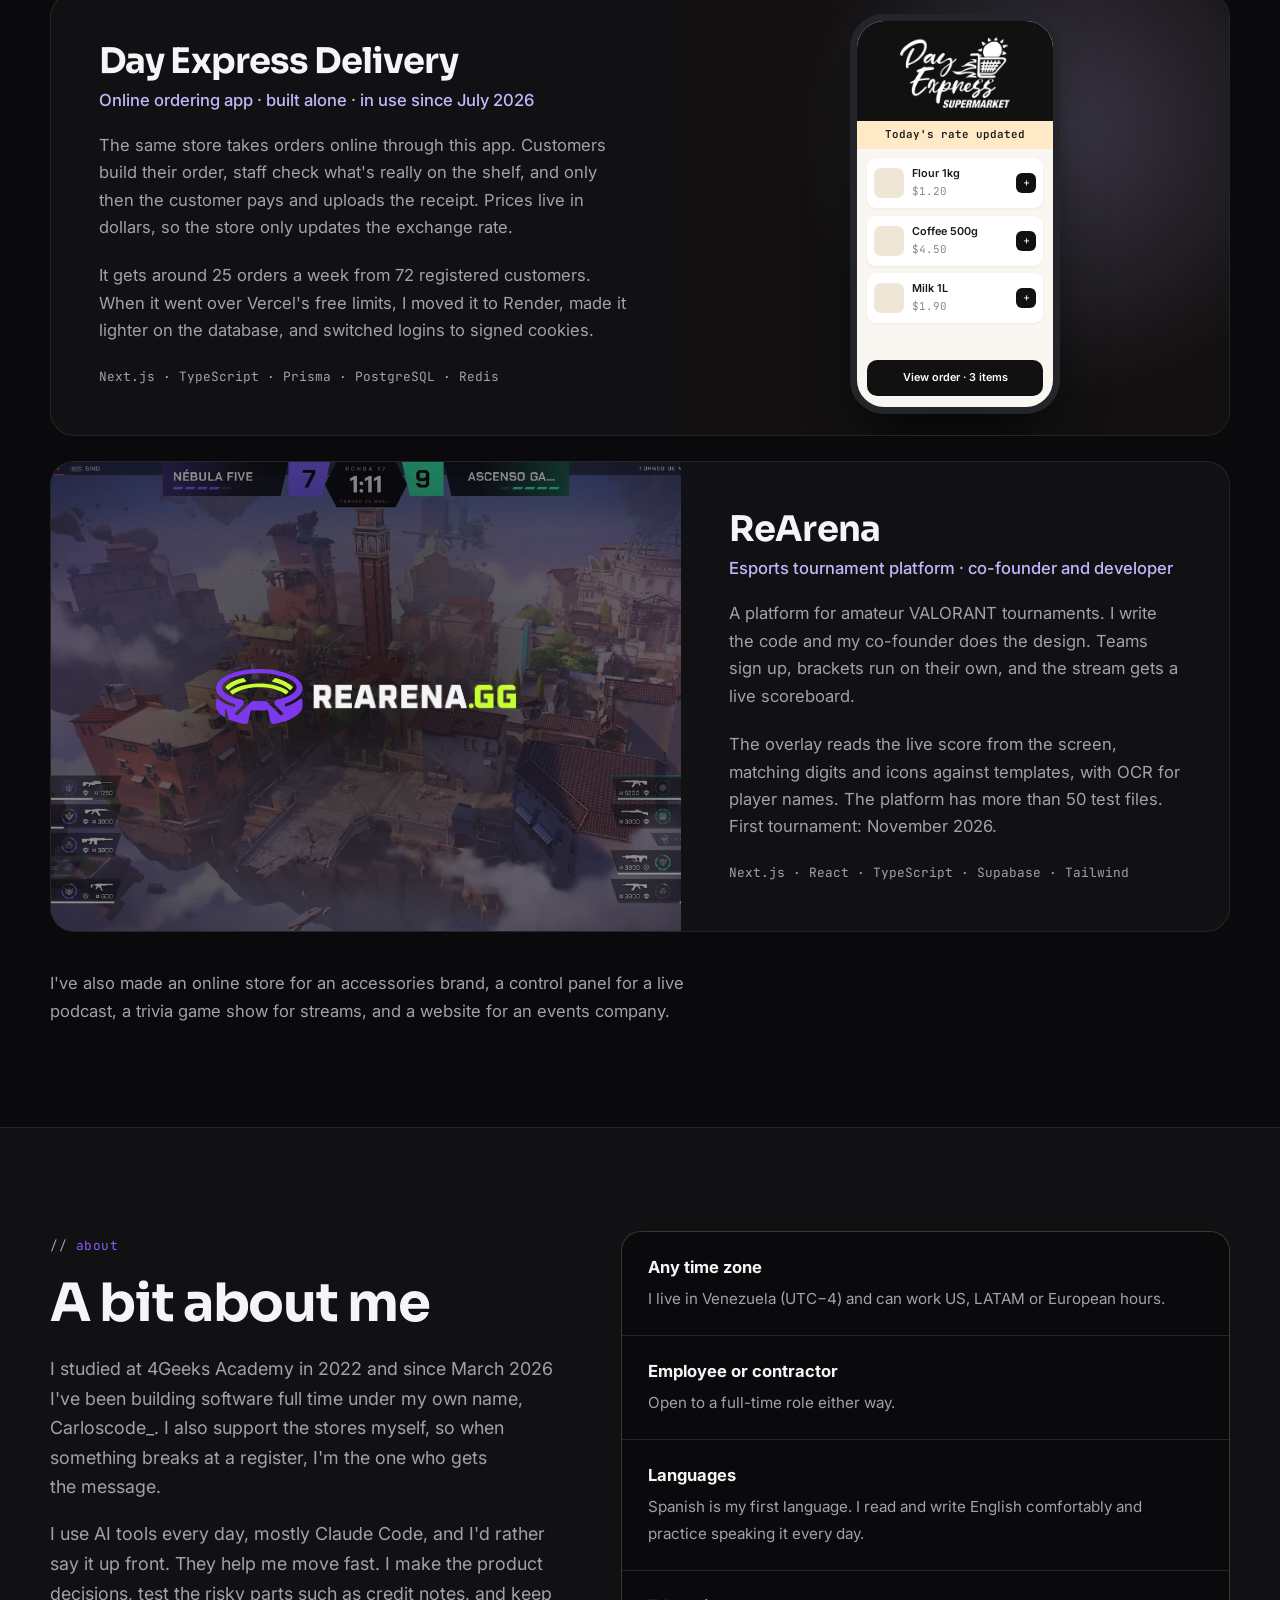
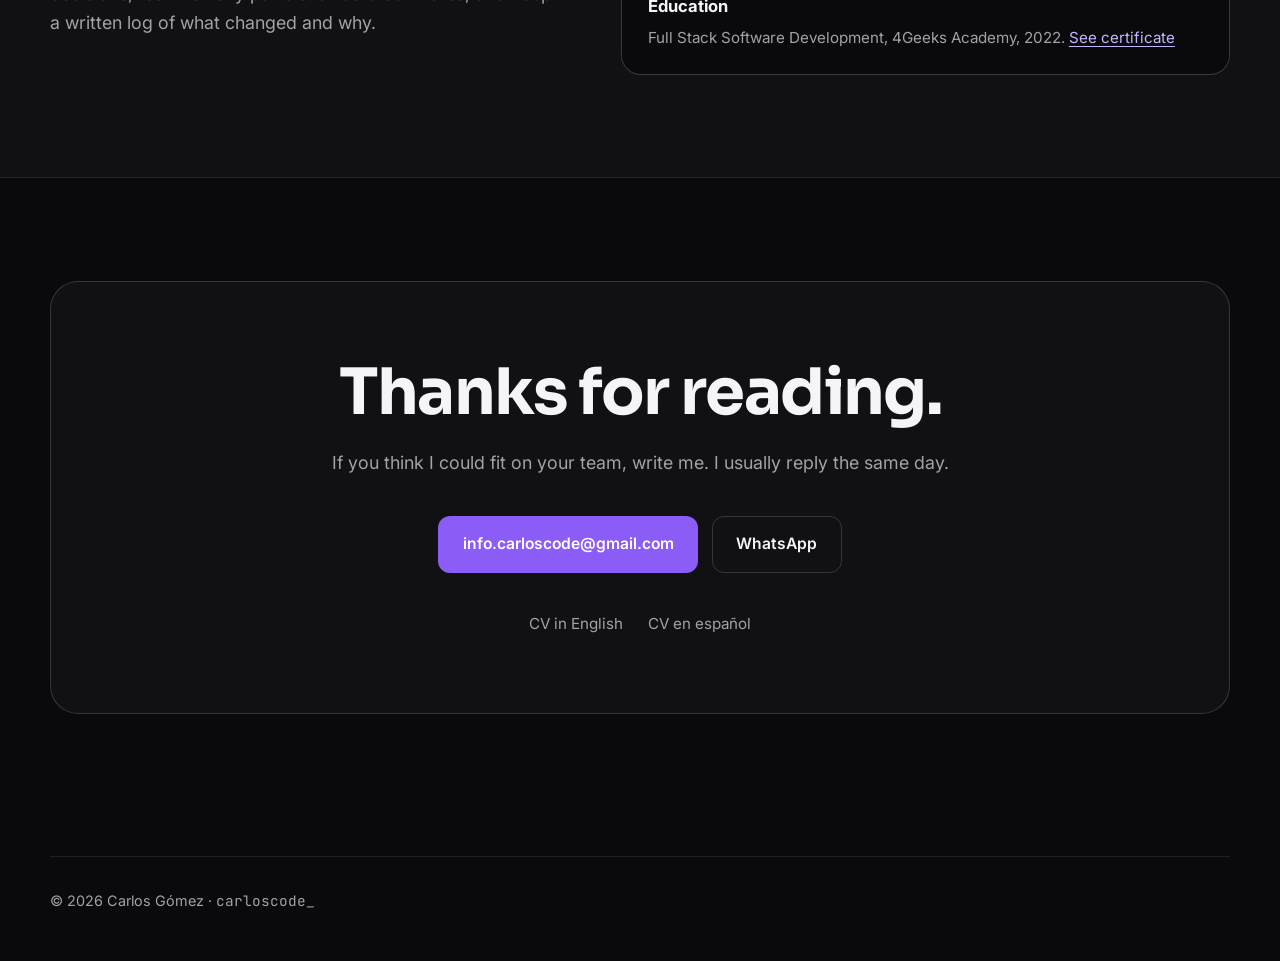
<file: hire.html>
<!DOCTYPE html>
<html lang="en">
<head>
  <meta charset="UTF-8">
  <meta name="viewport" content="width=device-width, initial-scale=1.0">
  <title>Carlos Gómez · Full-stack developer</title>
  <meta name="description" content="I'm Carlos, a full-stack developer from Venezuela. I build software that small businesses use every day. Looking for a full-time remote role.">
  <meta property="og:title" content="Carlos Gómez · Full-stack developer">
  <meta property="og:description" content="I build software that small businesses use every day. Looking for a full-time remote role.">
  <meta property="og:type" content="website">
  <meta property="og:url" content="https://infocarloscode-cmd.github.io/hire.html">
  <meta property="og:image" content="https://infocarloscode-cmd.github.io/assets/img/og-carlos.png">
  <meta property="og:image:width" content="1200">
  <meta property="og:image:height" content="630">
  <meta name="twitter:card" content="summary_large_image">
  <meta name="theme-color" content="#0A0A0C">
  <link rel="icon" href="assets/img/favicon.svg" type="image/svg+xml">
  <link rel="preconnect" href="https://fonts.googleapis.com">
  <link rel="preconnect" href="https://fonts.gstatic.com" crossorigin>
  <link href="https://fonts.googleapis.com/css2?family=Inter:wght@400;500;600&family=JetBrains+Mono:wght@400;500;700&family=Sora:wght@600;700;800&display=swap" rel="stylesheet">
  <link rel="stylesheet" href="assets/css/styles.css">
</head>
<body class="hire">

  <header class="header" id="header">
    <div class="container header__inner">
      <a href="#" class="logo" aria-label="Carloscode_ - top">carloscode<span class="cursor">_</span></a>
      <button class="nav-toggle" aria-label="Open menu" aria-expanded="false" aria-controls="nav">
        <svg viewBox="0 0 24 24" fill="none" stroke="currentColor" stroke-width="2" stroke-linecap="round"><path d="M4 7h16M4 12h16M4 17h16"/></svg>
      </button>
      <nav class="nav" id="nav">
        <a href="#work">Work</a>
        <a href="#about">About</a>
        <a href="index.html" lang="es">Español</a>
        <a href="#contact" class="btn btn--primary">Contact me</a>
      </nav>
    </div>
  </header>

  <main>
    <!-- ===== PRESENTACIÓN ===== -->
    <section class="hero hero--hire">
      <div class="container">
        <div class="hire-who reveal">
          <!-- FOTO: guardar la foto como assets/img/carlos.jpg y aparece sola. Mientras no exista, se ven las iniciales. -->
          <span class="avatar avatar--lg">CG<img src="assets/img/carlos.jpg" alt="Carlos Gómez" onerror="this.remove()"></span>
          <div><strong>Carlos Gómez</strong>Full-stack developer · Venezuela</div>
        </div>
        <h1 class="reveal">I build software that small businesses <em>use every day</em>.</h1>
        <p class="lead reveal">A supermarket in Venezuela runs its registers on a point-of-sale system I wrote, and its customers order groceries through an app I made. I work mostly with React, Next.js and TypeScript, and lately a fair amount of Rust. I'm looking for a full-time remote job on a team where I can keep learning.</p>
        <div class="hero__actions reveal">
          <a href="cv/Carlos-Gomez-Fullstack-Developer.pdf" class="btn btn--primary" download>Download my CV</a>
          <a href="#" class="btn btn--ghost" data-linkedin>LinkedIn</a>
          <a href="#" class="btn btn--ghost" data-github>GitHub</a>
        </div>
      </div>
    </section>

    <!-- ===== PROYECTOS ===== -->
    <section class="section" id="work" style="padding-top: 1rem;">
      <div class="container">
        <span class="label reveal">work</span>
        <h2 class="h2 reveal">What I've built</h2>

        <div class="projects">

          <!-- KAXA -->
          <article class="project reveal">
            <div class="project__visual project__visual--kaxa">
              <div class="kaxa" aria-hidden="true">
                <div class="kaxa__top"><span class="kaxa__badge">K</span><b>Kaxa</b><em>Register 01</em></div>
                <div class="kaxa__main">
                  <div class="kaxa__grid">
                    <div class="kaxa__item"><i></i>Flour<span>$1.20</span></div>
                    <div class="kaxa__item"><i></i>Rice<span>$1.05</span></div>
                    <div class="kaxa__item"><i></i>Coffee<span>$4.50</span></div>
                    <div class="kaxa__item"><i></i>Oil<span>$3.80</span></div>
                    <div class="kaxa__item"><i></i>Milk<span>$1.90</span></div>
                    <div class="kaxa__item"><i></i>Pasta<span>$0.95</span></div>
                  </div>
                  <div class="kaxa__ticket">
                    <div class="kaxa__row"><span>2× Flour</span><span>2.40</span></div>
                    <div class="kaxa__row"><span>1× Coffee</span><span>4.50</span></div>
                    <div class="kaxa__row"><span>3× Pasta</span><span>2.85</span></div>
                    <div class="kaxa__total"><span>Total</span><span>$9.75</span></div>
                    <div class="kaxa__pay">Charge</div>
                  </div>
                </div>
              </div>
            </div>
            <div class="project__body">
              <h3>Kaxa</h3>
              <p class="project__type">Point-of-sale system · built alone · in use since July 2026</p>
              <p class="project__desc">Kaxa is the register system that Day Express, a supermarket, runs on. It handles prices in dollars with a rate that changes every day. I built it as a desktop app: React and TypeScript for the screens, Rust for stock and money. It works offline and syncs with the cloud. A second store joined in September, and today it runs on 6 devices.</p>
              <p class="project__desc">One store has a Windows 7, 32-bit computer, so I made a lighter version in plain Rust that runs on it. In the main editions, updates are built by GitHub Actions and the registers install them on their own.</p>
              <p class="project__note">The code is private because it's a product I sell. Happy to walk you through it on a call.</p>
              <p class="project__stack">Tauri · Rust · React · TypeScript · Turso · GitHub Actions</p>
            </div>
          </article>

          <!-- DELIVERY -->
          <article class="project reveal">
            <div class="project__visual project__visual--delivery">
              <div class="phone" aria-hidden="true">
                <div class="phone__head"><img src="assets/img/dayexpress-logo.png" alt=""></div>
                <div class="phone__rate">Today's rate updated</div>
                <div class="phone__list">
                  <div class="phone__item"><i></i><div><b>Flour 1kg</b><span>$1.20</span></div><em>+</em></div>
                  <div class="phone__item"><i></i><div><b>Coffee 500g</b><span>$4.50</span></div><em>+</em></div>
                  <div class="phone__item"><i></i><div><b>Milk 1L</b><span>$1.90</span></div><em>+</em></div>
                </div>
                <div class="phone__cta">View order · 3 items</div>
              </div>
            </div>
            <div class="project__body">
              <h3>Day Express Delivery</h3>
              <p class="project__type">Online ordering app · built alone · in use since July 2026</p>
              <p class="project__desc">The same store takes orders online through this app. Customers build their order, staff check what's really on the shelf, and only then the customer pays and uploads the receipt. Prices live in dollars, so the store only updates the exchange rate.</p>
              <p class="project__desc">It gets around 25 orders a week from 72 registered customers. When it went over Vercel's free limits, I moved it to Render, made it lighter on the database, and switched logins to signed cookies.</p>
              <p class="project__stack">Next.js · TypeScript · Prisma · PostgreSQL · Redis</p>
            </div>
          </article>

          <!-- REARENA -->
          <article class="project reveal">
            <div class="project__visual shade">
              <img class="cover" src="assets/img/rearena-hud.webp" alt="ReArena live scoreboard over a VALORANT broadcast" loading="lazy">
              <img class="overlay-logo" src="assets/img/rearena-logo.svg" alt="ReArena">
            </div>
            <div class="project__body">
              <h3>ReArena</h3>
              <p class="project__type">Esports tournament platform · co-founder and developer</p>
              <p class="project__desc">A platform for amateur VALORANT tournaments. I write the code and my co-founder does the design. Teams sign up, brackets run on their own, and the stream gets a live scoreboard.</p>
              <p class="project__desc">The overlay reads the live score from the screen, matching digits and icons against templates, with OCR for player names. The platform has more than 50 test files. First tournament: November 2026.</p>
              <p class="project__stack">Next.js · React · TypeScript · Supabase · Tailwind</p>
            </div>
          </article>

        </div>

        <p class="others reveal">I've also made an online store for an accessories brand, a control panel for a live podcast, a trivia game show for streams, and a website for an events company.</p>
      </div>
    </section>

    <!-- ===== SOBRE MÍ ===== -->
    <section class="section" id="about" style="background: var(--bg-2); border-block: 1px solid var(--line);">
      <div class="container about">
        <div>
          <span class="label reveal">about</span>
          <h2 class="h2 reveal">A bit about me</h2>
          <p class="lead reveal" style="margin-top:1.4rem;">I studied at 4Geeks Academy in 2022 and since March 2026 I've been building software full time under my own name, Carloscode_. I also support the stores myself, so when something breaks at a register, I'm the one who gets the message.</p>
          <p class="lead reveal">I use AI tools every day, mostly Claude Code, and I'd rather say it up front. They help me move fast. I make the product decisions, test the risky parts such as credit notes, and keep a written log of what changed and why.</p>
        </div>
        <div class="facts reveal">
          <div class="fact"><div><b>Any time zone</b><span>I live in Venezuela (UTC−4) and can work US, LATAM or European hours.</span></div></div>
          <div class="fact"><div><b>Employee or contractor</b><span>Open to a full-time role either way.</span></div></div>
          <div class="fact"><div><b>Languages</b><span>Spanish is my first language. I read and write English comfortably and practice speaking it every day.</span></div></div>
          <div class="fact"><div><b>Education</b><span>Full Stack Software Development, 4Geeks Academy, 2022. <a class="link" href="https://certificate.4geeks.com/3cb672dc45f5f5dfc214f0bdd6e7f0e6a074d060" target="_blank" rel="noopener">See certificate</a></span></div></div>
        </div>
      </div>
    </section>

    <!-- ===== CONTACTO ===== -->
    <section class="section" id="contact">
      <div class="container">
        <div class="contact reveal">
          <h2>Thanks for reading.</h2>
          <p class="lead">If you think I could fit on your team, write me. I usually reply the same day.</p>
          <div class="contact__actions">
            <a href="#" class="btn btn--primary" data-email><span data-email-text>Email</span></a>
            <a href="#" class="btn btn--ghost" data-whatsapp="Hi Carlos, I saw your page.">WhatsApp</a>
          </div>
          <div class="contact__links">
            <a href="cv/Carlos-Gomez-Fullstack-Developer.pdf" download>CV in English</a>
            <a href="cv/Carlos-Gomez-Desarrollador-Fullstack.pdf" download lang="es">CV en español</a>
          </div>
        </div>
      </div>
    </section>
  </main>

  <footer class="footer">
    <div class="container footer__inner">
      <span>© <span data-year></span> Carlos Gómez · <span class="mono">carloscode_</span></span>
    </div>
  </footer>

  <script src="assets/js/config.js"></script>
  <script src="assets/js/main.js"></script>
</body>
</html>
</file>
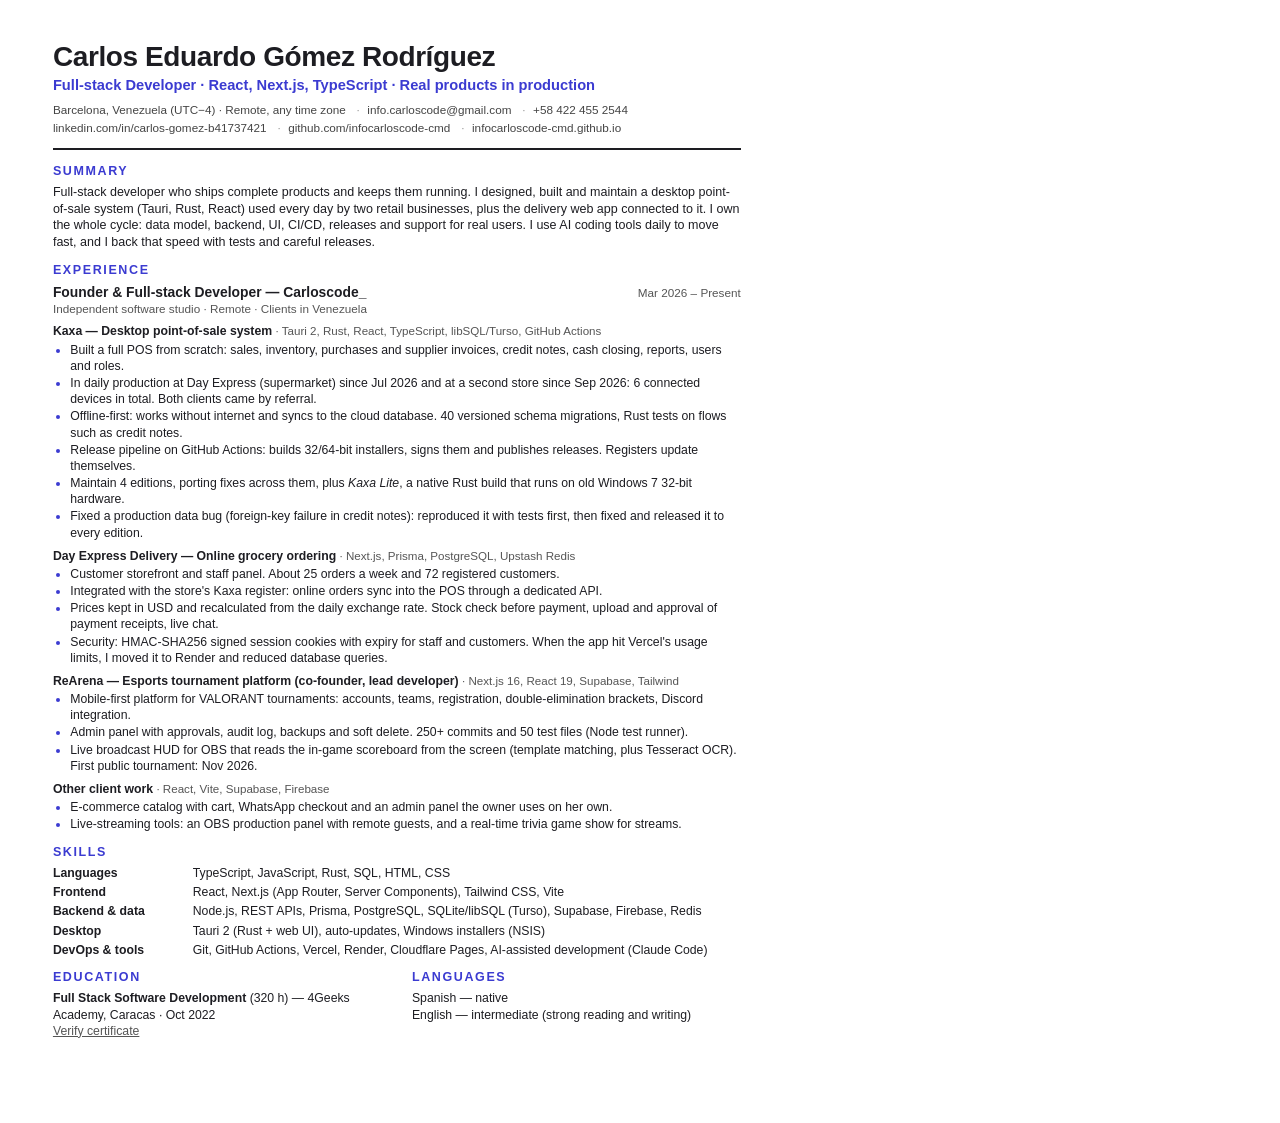
<file: cv/cv-en.html>
<!DOCTYPE html>
<html lang="en">
<head>
  <meta charset="UTF-8">
  <title>Carlos Gómez — Full-stack Developer</title>
  <link rel="stylesheet" href="cv.css">
</head>
<body>
<div class="page">

  <header>
    <h1>Carlos Eduardo Gómez Rodríguez</h1>
    <div class="title">Full-stack Developer · React, Next.js, TypeScript · Real products in production</div>
    <div class="contact">
      <span>Barcelona, Venezuela (UTC−4) · Remote, any time zone</span>
      <span><a href="mailto:info.carloscode@gmail.com">info.carloscode@gmail.com</a></span>
      <span><a href="https://wa.me/584224552544">+58 422 455 2544</a></span>
    </div>
    <div class="contact">
      <span><a href="https://www.linkedin.com/in/carlos-gomez-b41737421/">linkedin.com/in/carlos-gomez-b41737421</a></span>
      <span><a href="https://github.com/infocarloscode-cmd">github.com/infocarloscode-cmd</a></span>
      <span><a href="https://infocarloscode-cmd.github.io/hire.html">infocarloscode-cmd.github.io</a></span>
    </div>
  </header>

  <h2>Summary</h2>
  <p class="summary">
    Full-stack developer who ships complete products and keeps them running. I designed, built and maintain
    a desktop point-of-sale system (Tauri, Rust, React) used every day by two retail businesses, plus the delivery
    web app connected to it. I own the whole cycle: data model, backend, UI, CI/CD, releases and support for
    real users. I use AI coding tools daily to move fast, and I back that speed with tests and
    careful releases.
  </p>

  <h2>Experience</h2>
  <div class="job-head"><b>Founder &amp; Full-stack Developer — Carloscode_</b><em>Mar 2026 – Present</em></div>
  <div class="job-sub">Independent software studio · Remote · Clients in Venezuela</div>

  <div class="proj">
    <div class="proj-head">Kaxa — Desktop point-of-sale system <span>· Tauri 2, Rust, React, TypeScript, libSQL/Turso, GitHub Actions</span></div>
    <ul>
      <li>Built a full POS from scratch: sales, inventory, purchases and supplier invoices, credit notes, cash closing, reports, users and roles.</li>
      <li>In daily production at Day Express (supermarket) since Jul 2026 and at a second store since Sep 2026: 6 connected devices in total. Both clients came by referral.</li>
      <li>Offline-first: works without internet and syncs to the cloud database. 40 versioned schema migrations, Rust tests on flows such as credit notes.</li>
      <li>Release pipeline on GitHub Actions: builds 32/64-bit installers, signs them and publishes releases. Registers update themselves.</li>
      <li>Maintain 4 editions, porting fixes across them, plus <i>Kaxa Lite</i>, a native Rust build that runs on old Windows 7 32-bit hardware.</li>
      <li>Fixed a production data bug (foreign-key failure in credit notes): reproduced it with tests first, then fixed and released it to every edition.</li>
    </ul>
  </div>

  <div class="proj">
    <div class="proj-head">Day Express Delivery — Online grocery ordering <span>· Next.js, Prisma, PostgreSQL, Upstash Redis</span></div>
    <ul>
      <li>Customer storefront and staff panel. About 25 orders a week and 72 registered customers.</li>
      <li>Integrated with the store's Kaxa register: online orders sync into the POS through a dedicated API.</li>
      <li>Prices kept in USD and recalculated from the daily exchange rate. Stock check before payment, upload and approval of payment receipts, live chat.</li>
      <li>Security: HMAC-SHA256 signed session cookies with expiry for staff and customers. When the app hit Vercel's usage limits, I moved it to Render and reduced database queries.</li>
    </ul>
  </div>

  <div class="proj">
    <div class="proj-head">ReArena — Esports tournament platform (co-founder, lead developer) <span>· Next.js 16, React 19, Supabase, Tailwind</span></div>
    <ul>
      <li>Mobile-first platform for VALORANT tournaments: accounts, teams, registration, double-elimination brackets, Discord integration.</li>
      <li>Admin panel with approvals, audit log, backups and soft delete. 250+ commits and 50 test files (Node test runner).</li>
      <li>Live broadcast HUD for OBS that reads the in-game scoreboard from the screen (template matching, plus Tesseract OCR). First public tournament: Nov 2026.</li>
    </ul>
  </div>

  <div class="proj">
    <div class="proj-head">Other client work <span>· React, Vite, Supabase, Firebase</span></div>
    <ul>
      <li>E-commerce catalog with cart, WhatsApp checkout and an admin panel the owner uses on her own.</li>
      <li>Live-streaming tools: an OBS production panel with remote guests, and a real-time trivia game show for streams.</li>
    </ul>
  </div>

  <h2>Skills</h2>
  <div class="skills">
    <b>Languages</b><span>TypeScript, JavaScript, Rust, SQL, HTML, CSS</span>
    <b>Frontend</b><span>React, Next.js (App Router, Server Components), Tailwind CSS, Vite</span>
    <b>Backend &amp; data</b><span>Node.js, REST APIs, Prisma, PostgreSQL, SQLite/libSQL (Turso), Supabase, Firebase, Redis</span>
    <b>Desktop</b><span>Tauri 2 (Rust + web UI), auto-updates, Windows installers (NSIS)</span>
    <b>DevOps &amp; tools</b><span>Git, GitHub Actions, Vercel, Render, Cloudflare Pages, AI-assisted development (Claude Code)</span>
  </div>

  <div class="two">
    <div>
      <h2>Education</h2>
      <b>Full Stack Software Development</b> (320 h) — 4Geeks Academy, Caracas · Oct 2022<br>
      <a class="muted" href="https://certificate.4geeks.com/3cb672dc45f5f5dfc214f0bdd6e7f0e6a074d060">Verify certificate</a>
    </div>
    <div>
      <h2>Languages</h2>
      Spanish — native<br>
      English — intermediate (strong reading and writing)
    </div>
  </div>

</div>
</body>
</html>
</file>
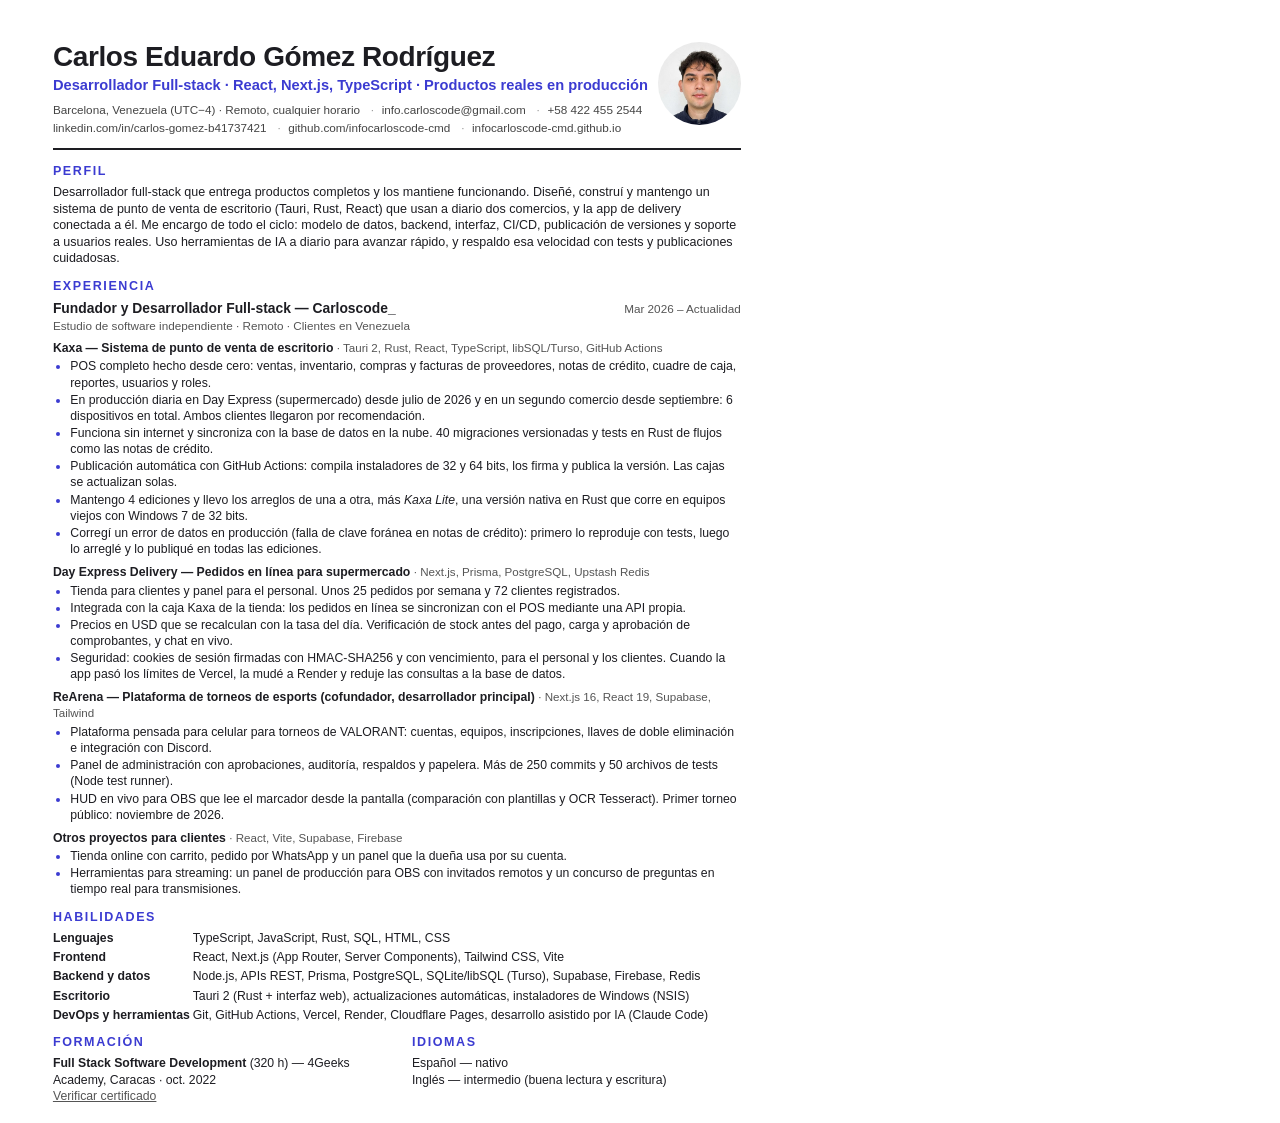
<file: cv/cv-es.html>
<!DOCTYPE html>
<html lang="es">
<head>
  <meta charset="UTF-8">
  <title>Carlos Gómez — Desarrollador Full-stack</title>
  <link rel="stylesheet" href="cv.css">
</head>
<body>
<div class="page">

  <header class="con-foto">
    <img class="foto" src="../assets/img/carlos.jpg" alt="Carlos Gómez">
    <h1>Carlos Eduardo Gómez Rodríguez</h1>
    <div class="title">Desarrollador Full-stack · React, Next.js, TypeScript · Productos reales en producción</div>
    <div class="contact">
      <span>Barcelona, Venezuela (UTC−4) · Remoto, cualquier horario</span>
      <span><a href="mailto:info.carloscode@gmail.com">info.carloscode@gmail.com</a></span>
      <span><a href="https://wa.me/584224552544">+58 422 455 2544</a></span>
    </div>
    <div class="contact">
      <span><a href="https://www.linkedin.com/in/carlos-gomez-b41737421/">linkedin.com/in/carlos-gomez-b41737421</a></span>
      <span><a href="https://github.com/infocarloscode-cmd">github.com/infocarloscode-cmd</a></span>
      <span><a href="https://infocarloscode-cmd.github.io/">infocarloscode-cmd.github.io</a></span>
    </div>
  </header>

  <h2>Perfil</h2>
  <p class="summary">
    Desarrollador full-stack que entrega productos completos y los mantiene funcionando. Diseñé, construí y mantengo
    un sistema de punto de venta de escritorio (Tauri, Rust, React) que usan a diario dos comercios, y la app de delivery
    conectada a él. Me encargo de todo el ciclo: modelo de datos, backend, interfaz, CI/CD, publicación de versiones y
    soporte a usuarios reales. Uso herramientas de IA a diario para avanzar rápido, y respaldo esa velocidad con tests y publicaciones cuidadosas.
  </p>

  <h2>Experiencia</h2>
  <div class="job-head"><b>Fundador y Desarrollador Full-stack — Carloscode_</b><em>Mar 2026 – Actualidad</em></div>
  <div class="job-sub">Estudio de software independiente · Remoto · Clientes en Venezuela</div>

  <div class="proj">
    <div class="proj-head">Kaxa — Sistema de punto de venta de escritorio <span>· Tauri 2, Rust, React, TypeScript, libSQL/Turso, GitHub Actions</span></div>
    <ul>
      <li>POS completo hecho desde cero: ventas, inventario, compras y facturas de proveedores, notas de crédito, cuadre de caja, reportes, usuarios y roles.</li>
      <li>En producción diaria en Day Express (supermercado) desde julio de 2026 y en un segundo comercio desde septiembre: 6 dispositivos en total. Ambos clientes llegaron por recomendación.</li>
      <li>Funciona sin internet y sincroniza con la base de datos en la nube. 40 migraciones versionadas y tests en Rust de flujos como las notas de crédito.</li>
      <li>Publicación automática con GitHub Actions: compila instaladores de 32 y 64 bits, los firma y publica la versión. Las cajas se actualizan solas.</li>
      <li>Mantengo 4 ediciones y llevo los arreglos de una a otra, más <i>Kaxa Lite</i>, una versión nativa en Rust que corre en equipos viejos con Windows 7 de 32 bits.</li>
      <li>Corregí un error de datos en producción (falla de clave foránea en notas de crédito): primero lo reproduje con tests, luego lo arreglé y lo publiqué en todas las ediciones.</li>
    </ul>
  </div>

  <div class="proj">
    <div class="proj-head">Day Express Delivery — Pedidos en línea para supermercado <span>· Next.js, Prisma, PostgreSQL, Upstash Redis</span></div>
    <ul>
      <li>Tienda para clientes y panel para el personal. Unos 25 pedidos por semana y 72 clientes registrados.</li>
      <li>Integrada con la caja Kaxa de la tienda: los pedidos en línea se sincronizan con el POS mediante una API propia.</li>
      <li>Precios en USD que se recalculan con la tasa del día. Verificación de stock antes del pago, carga y aprobación de comprobantes, y chat en vivo.</li>
      <li>Seguridad: cookies de sesión firmadas con HMAC-SHA256 y con vencimiento, para el personal y los clientes. Cuando la app pasó los límites de Vercel, la mudé a Render y reduje las consultas a la base de datos.</li>
    </ul>
  </div>

  <div class="proj">
    <div class="proj-head">ReArena — Plataforma de torneos de esports (cofundador, desarrollador principal) <span>· Next.js 16, React 19, Supabase, Tailwind</span></div>
    <ul>
      <li>Plataforma pensada para celular para torneos de VALORANT: cuentas, equipos, inscripciones, llaves de doble eliminación e integración con Discord.</li>
      <li>Panel de administración con aprobaciones, auditoría, respaldos y papelera. Más de 250 commits y 50 archivos de tests (Node test runner).</li>
      <li>HUD en vivo para OBS que lee el marcador desde la pantalla (comparación con plantillas y OCR Tesseract). Primer torneo público: noviembre de 2026.</li>
    </ul>
  </div>

  <div class="proj">
    <div class="proj-head">Otros proyectos para clientes <span>· React, Vite, Supabase, Firebase</span></div>
    <ul>
      <li>Tienda online con carrito, pedido por WhatsApp y un panel que la dueña usa por su cuenta.</li>
      <li>Herramientas para streaming: un panel de producción para OBS con invitados remotos y un concurso de preguntas en tiempo real para transmisiones.</li>
    </ul>
  </div>

  <h2>Habilidades</h2>
  <div class="skills">
    <b>Lenguajes</b><span>TypeScript, JavaScript, Rust, SQL, HTML, CSS</span>
    <b>Frontend</b><span>React, Next.js (App Router, Server Components), Tailwind CSS, Vite</span>
    <b>Backend y datos</b><span>Node.js, APIs REST, Prisma, PostgreSQL, SQLite/libSQL (Turso), Supabase, Firebase, Redis</span>
    <b>Escritorio</b><span>Tauri 2 (Rust + interfaz web), actualizaciones automáticas, instaladores de Windows (NSIS)</span>
    <b>DevOps y herramientas</b><span>Git, GitHub Actions, Vercel, Render, Cloudflare Pages, desarrollo asistido por IA (Claude Code)</span>
  </div>

  <div class="two">
    <div>
      <h2>Formación</h2>
      <b>Full Stack Software Development</b> (320 h) — 4Geeks Academy, Caracas · oct. 2022<br>
      <a class="muted" href="https://certificate.4geeks.com/3cb672dc45f5f5dfc214f0bdd6e7f0e6a074d060">Verificar certificado</a>
    </div>
    <div>
      <h2>Idiomas</h2>
      Español — nativo<br>
      Inglés — intermedio (buena lectura y escritura)
    </div>
  </div>

</div>
</body>
</html>
</file>
<file: assets/css/styles.css>
/* =========================================================
   Carloscode_ — portafolio
   ========================================================= */
:root {
  --bg: #0A0A0C;
  --bg-2: #111114;
  --surface: #16161C;
  --line: rgba(244, 241, 234, .09);
  --line-2: rgba(244, 241, 234, .16);
  --text: #F5F5F7;
  --muted: #A1A1AA;
  --accent: #8B5CF6;
  --accent-2: #C4B5FD;
  --font: "Inter", system-ui, sans-serif;
  --display: "Sora", "Inter", system-ui, sans-serif;
  --mono: "JetBrains Mono", Consolas, monospace;
  --max: 1180px;
  --r: 20px;
}
*, *::before, *::after { box-sizing: border-box; }
html { scroll-behavior: smooth; }
body {
  margin: 0; background: var(--bg); color: var(--text);
  font-family: var(--font); font-size: 1.04rem; line-height: 1.65;
  -webkit-font-smoothing: antialiased;
  overflow-x: clip;
}
img { display: block; max-width: 100%; }
a { color: inherit; text-decoration: none; }
h1, h2, h3 { font-family: var(--display); margin: 0; line-height: 1.1; letter-spacing: -.025em; font-weight: 700; text-wrap: balance; }
p { margin: 0; }
::selection { background: var(--accent); color: #fff; }
:focus-visible { outline: 2px solid var(--accent); outline-offset: 3px; border-radius: 6px; }

.container { width: min(100% - 2.5rem, var(--max)); margin-inline: auto; }
.section { padding: clamp(4rem, 8vw, 6.5rem) 0; }
.mono { font-family: var(--mono); }

/* ruido sutil de fondo */
body::before {
  content: ""; position: fixed; inset: 0; pointer-events: none; z-index: -1;
  background:
    radial-gradient(900px 500px at 85% -10%, rgba(139,92,246,.13), transparent 60%),
    radial-gradient(700px 500px at -10% 30%, rgba(196,181,253,.05), transparent 60%);
}

.label {
  font-family: var(--mono); font-size: .8rem; color: var(--accent);
  letter-spacing: .04em; display: inline-block; margin-bottom: 1.1rem;
}
.label::before { content: "// "; color: var(--muted); }
.h2 { font-size: clamp(2rem, 4.4vw, 3.3rem); max-width: 18ch; }
.lead { color: var(--muted); font-size: 1.12rem; max-width: 60ch; text-wrap: pretty; }
.accent { color: var(--accent); }

/* ---------- botones ---------- */
.btn {
  display: inline-flex; align-items: center; gap: .6rem; cursor: pointer;
  padding: .9rem 1.45rem; border-radius: 12px; font-weight: 600; font-size: .98rem;
  border: 1px solid transparent; transition: transform .2s, background .2s, border-color .2s, color .2s, box-shadow .2s;
  font-family: var(--font);
}
.btn:hover { transform: translateY(-2px); }
.btn svg { width: 1.15em; height: 1.15em; flex: none; }
.btn--primary { background: var(--accent); color: #fff; box-shadow: 0 10px 34px -12px var(--accent); }
.btn--primary:hover { background: #7C4DEB; }
.btn--ghost { border-color: var(--line-2); color: var(--text); }
.btn--ghost:hover { border-color: var(--text); }

/* ---------- header ---------- */
.header { position: fixed; inset: 0 0 auto; z-index: 50; transition: background .3s, border-color .3s; border-bottom: 1px solid transparent; }
.header.is-scrolled { background: rgba(11,11,14,.8); backdrop-filter: blur(14px); border-color: var(--line); }
.header__inner { height: 74px; display: flex; align-items: center; justify-content: space-between; }
.logo { font-family: var(--mono); font-weight: 700; font-size: 1.15rem; letter-spacing: -.02em; }
.logo .cursor { color: var(--accent); animation: blink 1.1s steps(1) infinite; }
@keyframes blink { 50% { opacity: 0; } }
.nav { display: flex; align-items: center; gap: 2rem; }
.nav a:not(.btn) { color: var(--muted); font-size: .95rem; font-weight: 500; transition: color .2s; }
.nav a:not(.btn):hover { color: var(--text); }
.nav .btn { padding: .65rem 1.1rem; }
.nav-toggle { display: none; background: none; border: 0; color: var(--text); padding: .3rem; cursor: pointer; }
.nav-toggle svg { width: 28px; height: 28px; }
@media (max-width: 860px) {
  .nav-toggle { display: block; }
  .nav {
    position: fixed; inset: 74px 0 auto; flex-direction: column; align-items: stretch; gap: 0;
    background: rgba(11,11,14,.97); backdrop-filter: blur(14px); padding: .5rem 1.25rem 1.5rem;
    border-bottom: 1px solid var(--line); transform: translateY(-110%); opacity: 0; pointer-events: none; transition: .3s;
  }
  .nav.is-open { transform: none; opacity: 1; pointer-events: auto; }
  .nav a:not(.btn) { padding: .95rem 0; border-bottom: 1px solid var(--line); font-size: 1.05rem; }
  .nav .btn { margin-top: 1rem; justify-content: center; }
}

/* ---------- hero ---------- */
.hero { padding: 140px 0 60px; min-height: 88svh; display: grid; align-items: center; }
.hero__grid { display: grid; grid-template-columns: 1.2fr .95fr; gap: 4rem; align-items: center; }
.hero__grid > *, .project > *, .about > * { min-width: 0; }
.status {
  display: inline-flex; align-items: center; gap: .6rem; padding: .45rem .9rem; border-radius: 999px;
  border: 1px solid var(--line-2); font-size: .85rem; color: var(--muted); margin-bottom: 1.8rem; max-width: 100%;
}
.status i { flex: none;  width: 8px; height: 8px; border-radius: 50%; background: #3DDC84; box-shadow: 0 0 0 4px rgba(61,220,132,.18); }
.hero h1 { font-size: clamp(2.4rem, 5.4vw, 4.4rem); margin-bottom: 1.6rem; }
.hero h1 em { font-style: normal; color: var(--accent); }
.hero .lead { margin-bottom: 2.4rem; font-size: 1.2rem; }
.hero__actions { display: flex; flex-wrap: wrap; gap: .9rem; }
.hero__who { margin-top: 2.6rem; display: flex; gap: 1rem; align-items: center; color: var(--muted); font-size: .95rem; }
.avatar {
  width: 48px; height: 48px; border-radius: 50%; display: grid; place-items: center; flex: none;
  background: linear-gradient(135deg, var(--accent), var(--accent-2)); color: #fff;
  font-family: var(--display); font-weight: 800;
}
.hero__who strong { color: var(--text); display: block; font-weight: 600; }

/* terminal */
.terminal {
  background: var(--bg-2); border: 1px solid var(--line-2); border-radius: 16px; overflow: hidden;
  box-shadow: 0 40px 80px -40px rgba(0,0,0,.8), 0 0 0 1px rgba(139,92,246,.05);
  font-family: var(--mono); font-size: .86rem; line-height: 1.85;
}
.terminal__bar { display: flex; gap: 7px; padding: .85rem 1rem; border-bottom: 1px solid var(--line); align-items: center; }
.terminal__bar span { width: 11px; height: 11px; border-radius: 50%; background: #2a2a33; }
.terminal__bar span:nth-child(1) { background: #FF5F57; } .terminal__bar span:nth-child(2) { background: #FEBC2E; } .terminal__bar span:nth-child(3) { background: #28C840; }
.terminal__bar em { margin-left: auto; font-style: normal; color: var(--muted); font-size: .75rem; }
.terminal__body { padding: 1.3rem 1.4rem 1.6rem; min-height: 310px; overflow-x: auto; }
.t-k { color: #C792EA; } .t-s { color: #C3E88D; } .t-p { color: var(--accent); } .t-c { color: #676E95; } .t-n { color: #82AAFF; }
.t-line { white-space: pre; }
.t-cursor { display: inline-block; width: .55em; height: 1.1em; background: var(--accent); vertical-align: -3px; animation: blink 1s steps(1) infinite; }
@media (max-width: 960px) {
  .hero__grid { grid-template-columns: 1fr; gap: 3rem; }
  .terminal { font-size: .78rem; }
}

/* ---------- servicios ---------- */
.services { display: grid; grid-template-columns: repeat(4, 1fr); gap: 1px; background: var(--line); border: 1px solid var(--line); border-radius: var(--r); overflow: hidden; margin-top: 3.2rem; }
.service { background: var(--bg); padding: 2.2rem 1.8rem; transition: background .3s; position: relative; }
.service:hover { background: var(--surface); }
.service__n { font-family: var(--mono); color: var(--muted); font-size: .8rem; position: absolute; top: 1.6rem; right: 1.6rem; }
.service svg { display: block; width: 46px; height: 46px; padding: 10px; border-radius: 12px; color: var(--accent); background: rgba(139,92,246,.08); border: 1px solid rgba(139,92,246,.2); margin: 0 0 1.4rem; }
.service h3 { font-size: 1.2rem; margin-bottom: .7rem; }
.service p { color: var(--muted); font-size: .97rem; }
.service ul { list-style: none; padding: 0; margin: 1.2rem 0 0; display: grid; gap: .35rem; font-size: .9rem; color: #c9c9d1; }
.service li::before { content: "→ "; color: var(--accent); }
@media (max-width: 1000px) { .services { grid-template-columns: 1fr 1fr; } }
@media (max-width: 600px) { .services { grid-template-columns: 1fr; } }

/* ---------- proyectos ---------- */
.projects { display: grid; gap: 1.6rem; margin-top: 3.4rem; }
.project {
  display: grid; grid-template-columns: 1.15fr 1fr; gap: 0;
  background: var(--bg-2); border: 1px solid var(--line); border-radius: 24px; overflow: hidden;
  transition: border-color .3s, transform .3s;
}
.project:hover { border-color: rgba(139,92,246,.35); transform: translateY(-3px); box-shadow: 0 30px 60px -40px rgba(139,92,246,.35); }
.project:nth-child(even) .project__visual { order: 2; }
.project__visual { position: relative; min-height: 380px; overflow: hidden; background: #0E0E12; display: grid; place-items: center; }
.project__visual > img.cover { position: absolute; inset: 0; width: 100%; height: 100%; object-fit: cover; transition: transform .8s; }
.project:hover .project__visual > img.cover { transform: scale(1.04); }
.project__body { padding: clamp(1.8rem, 4vw, 3rem); display: flex; flex-direction: column; }
.project__meta { display: flex; justify-content: space-between; gap: 1rem; font-family: var(--mono); font-size: .8rem; color: var(--muted); margin-bottom: 1.4rem; }
.project__meta .n { color: var(--accent); }
.project h3 { font-size: clamp(1.6rem, 2.8vw, 2.2rem); margin-bottom: .4rem; }
.project__type { color: var(--accent-2); font-weight: 500; margin-bottom: 1.1rem; }
.project__desc { color: var(--muted); margin-bottom: 1.3rem; }
.project ul.points { list-style: none; padding: 0; margin: 0 0 1.6rem; display: grid; gap: .5rem; font-size: .96rem; }
.project ul.points li { display: flex; gap: .65rem; }
.project ul.points li::before { content: ""; flex: 0 0 6px; height: 6px; margin-top: .62em; border-radius: 50%; background: var(--accent); }
.tags { display: flex; flex-wrap: wrap; gap: .45rem; margin-top: auto; }
.tags span { font-family: var(--mono); font-size: .75rem; padding: .32rem .65rem; border-radius: 7px; background: rgba(244,241,234,.05); border: 1px solid var(--line); color: #c9c9d1; }
.badge { font-family: var(--mono); font-size: .72rem; padding: .25rem .6rem; border-radius: 999px; border: 1px solid var(--line-2); }
.badge--live { color: #3DDC84; border-color: rgba(61,220,132,.35); }
.badge--dev { color: var(--accent-2); border-color: rgba(196,181,253,.35); }
.project__link { margin-top: 1.4rem; font-weight: 600; color: var(--text); display: inline-flex; gap: .4rem; align-items: center; }
.project__link:hover { color: var(--accent); }
@media (max-width: 900px) {
  .project { grid-template-columns: 1fr; }
  .project:nth-child(even) .project__visual { order: 0; }
  .project__visual { min-height: 260px; aspect-ratio: 16/10; }
}

/* mockup: Kaxa POS */
.kaxa { width: 88%; max-width: 520px; background: #0b1613; border: 1px solid #24382f; border-radius: 12px; overflow: hidden; box-shadow: 0 30px 60px -20px rgba(0,0,0,.8); font-size: .72rem; color: #f2f6f4; }
.kaxa__top { display: flex; align-items: center; gap: .5rem; padding: .6rem .8rem; background: #12211c; border-bottom: 1px solid #24382f; }
.kaxa__badge { width: 20px; height: 20px; border-radius: 6px; background: linear-gradient(135deg,#16a37c,#0f6e56); display: grid; place-items: center; font-weight: 800; font-size: .7rem; }
.kaxa__top b { font-family: var(--display); }
.kaxa__top em { margin-left: auto; font-style: normal; color: #a9bdb4; font-family: var(--mono); }
.kaxa__main { display: grid; grid-template-columns: 1.3fr 1fr; }
.kaxa__grid { padding: .7rem; display: grid; grid-template-columns: repeat(3,1fr); gap: .45rem; }
.kaxa__item { background: #17281f; border: 1px solid #1a2b23; border-radius: 7px; padding: .5rem; }
.kaxa__item i { display: block; height: 26px; border-radius: 5px; background: #1c3128; margin-bottom: .35rem; }
.kaxa__item span { display: block; color: #55d6ac; font-family: var(--mono); }
.kaxa__ticket { border-left: 1px solid #24382f; padding: .7rem; display: flex; flex-direction: column; gap: .35rem; background: #0f1d18; }
.kaxa__row { display: flex; justify-content: space-between; color: #a9bdb4; font-family: var(--mono); }
.kaxa__total { margin-top: auto; border-top: 1px dashed #24382f; padding-top: .5rem; display: flex; justify-content: space-between; font-weight: 700; font-size: .85rem; }
.kaxa__pay { background: #16a37c; color: #04140f; text-align: center; border-radius: 7px; padding: .5rem; font-weight: 700; }
.project__visual--kaxa { background: radial-gradient(circle at 30% 20%, rgba(22,163,124,.28), transparent 60%), #0a1310; }

/* mockup: celular */
.project__visual--delivery { background: radial-gradient(circle at 70% 30%, rgba(196,181,253,.22), transparent 55%), #121010; }
.phone { width: 210px; height: 400px; border-radius: 34px; border: 7px solid #24242b; background: #faf7f2; overflow: hidden; box-shadow: 0 30px 60px -20px rgba(0,0,0,.85); display: flex; flex-direction: column; color: #1a1a1a; font-size: .68rem; }
.phone__head { background: #111; padding: 1rem .8rem .8rem; display: grid; place-items: center; }
.phone__head img { width: 110px; }
.phone__rate { background: #ffe9c7; text-align: center; padding: .3rem; font-family: var(--mono); font-weight: 600; }
.phone__list { padding: .6rem; display: grid; gap: .45rem; }
.phone__item { display: flex; gap: .5rem; align-items: center; background: #fff; border-radius: 9px; padding: .45rem; box-shadow: 0 1px 3px rgba(0,0,0,.06); }
.phone__item i { width: 30px; height: 30px; border-radius: 7px; background: #f0e6d8; flex: none; }
.phone__item b { display: block; font-weight: 600; }
.phone__item span { color: #888; font-family: var(--mono); }
.phone__item em { margin-left: auto; font-style: normal; background: #111; color: #fff; width: 20px; height: 20px; border-radius: 6px; display: grid; place-items: center; }
.phone__cta { margin: auto .6rem .7rem; background: #111; color: #fff; border-radius: 10px; text-align: center; padding: .55rem; font-weight: 600; }

/* mockup: JS accesorios */
.project__visual--js { background: radial-gradient(circle at 50% 40%, rgba(212,175,55,.2), transparent 60%), #13110c; }
.js-collage { position: relative; width: 82%; max-width: 440px; aspect-ratio: 1.25; }
.js-collage img { position: absolute; border-radius: 14px; object-fit: cover; box-shadow: 0 20px 40px -14px rgba(0,0,0,.8); border: 3px solid #1d1a12; }
.js-collage .p1 { width: 46%; height: 82%; left: 0; top: 9%; rotate: -5deg; }
.js-collage .p2 { width: 40%; height: 50%; left: 33%; top: 0; z-index: 2; }
.js-collage .p3 { width: 40%; height: 50%; left: 56%; top: 46%; rotate: 5deg; }
.js-collage .lg { width: 30%; height: auto; left: 34%; top: 56%; z-index: 3; border: 0; box-shadow: none; filter: drop-shadow(0 8px 20px rgba(0,0,0,.6)); }

/* mockup: La Última Pregunta */
.project__visual--lup { background: radial-gradient(circle at 50% 30%, rgba(190,40,220,.35), transparent 60%), #120818; flex-direction: column; gap: 1.4rem; padding: 2rem; }
.lup-logo { width: min(320px, 75%); filter: drop-shadow(0 0 30px rgba(220,60,240,.4)); }
.lup-options { display: grid; grid-template-columns: 1fr 1fr; gap: .6rem; width: min(420px, 92%); }
.lup-options span { font-family: var(--mono); font-size: .8rem; padding: .6rem .9rem; border: 1px solid rgba(220,90,240,.5); border-radius: 999px; background: rgba(60,10,80,.6); color: #f4dcff; }
.lup-options span b { color: #ff9cf5; margin-right: .4rem; }
.lup-options span.ok { background: rgba(61,220,132,.22); border-color: #3DDC84; }

/* overlays sobre imagen */
.overlay-logo { position: relative; z-index: 2; width: min(300px, 70%); filter: drop-shadow(0 10px 30px rgba(0,0,0,.8)); }
.shade::after { content: ""; position: absolute; inset: 0; background: linear-gradient(0deg, rgba(11,11,14,.75), rgba(11,11,14,.1)); z-index: 1; }

/* ---------- proceso ---------- */
.steps { display: grid; grid-template-columns: repeat(4, 1fr); gap: 1.4rem; margin-top: 3.2rem; }
.step { border-top: 1px solid var(--line-2); padding-top: 1.5rem; }
.step .mono { color: var(--accent); font-size: .85rem; }
.step h3 { font-size: 1.15rem; margin: .8rem 0 .6rem; }
.step p { color: var(--muted); font-size: .96rem; }
@media (max-width: 900px) { .steps { grid-template-columns: 1fr 1fr; } }
@media (max-width: 560px) { .steps { grid-template-columns: 1fr; } }

/* ---------- stack ---------- */
.stack { display: flex; flex-wrap: wrap; gap: .7rem; margin-top: 2.4rem; }
.stack span { font-family: var(--mono); font-size: .88rem; padding: .6rem 1rem; border-radius: 10px; border: 1px solid var(--line-2); background: var(--bg-2); transition: border-color .2s, color .2s; }
.stack span:hover { border-color: var(--accent); color: var(--accent); }

/* ---------- sobre mí ---------- */
.about { display: grid; grid-template-columns: 1fr 1.2fr; gap: 4rem; align-items: start; }
.about p + p { margin-top: 1.1rem; }
.facts { display: grid; gap: 1px; background: var(--line); border: 1px solid var(--line); border-radius: var(--r); overflow: hidden; }
.fact { background: var(--bg); padding: 1.4rem 1.6rem; display: flex; gap: 1.2rem; align-items: start; }
.fact svg { width: 26px; height: 26px; color: var(--accent); flex: none; margin-top: .15rem; }
.fact b { display: block; margin-bottom: .2rem; }
.fact span { color: var(--muted); font-size: .95rem; }
@media (max-width: 900px) { .about { grid-template-columns: 1fr; gap: 2.5rem; } }

/* ---------- contacto ---------- */
.contact {
  border-radius: 28px; padding: clamp(2.4rem, 6vw, 5rem); text-align: center; position: relative; overflow: hidden;
  background: radial-gradient(600px 300px at 50% 0%, rgba(139,92,246,.25), transparent 70%), var(--bg-2);
  border: 1px solid var(--line-2);
}
.contact h2 { font-size: clamp(2.2rem, 5.5vw, 4rem); max-width: 16ch; margin: 0 auto 1.2rem; }
.contact .lead { margin: 0 auto 2.4rem; }
.contact__actions { display: flex; flex-wrap: wrap; gap: .9rem; justify-content: center; }
.contact__links { display: flex; flex-wrap: wrap; gap: 1.6rem; justify-content: center; margin-top: 2.4rem; color: var(--muted); font-size: .95rem; }
.contact__links a { display: inline-flex; align-items: center; gap: .5rem; transition: color .2s; }
.contact__links a:hover { color: var(--text); }
.contact__links svg { width: 18px; height: 18px; }

/* ---------- footer ---------- */
.footer { padding: 2.5rem 0 3rem; color: var(--muted); font-size: .9rem; }
.footer__inner { display: flex; justify-content: space-between; flex-wrap: wrap; gap: 1rem; border-top: 1px solid var(--line); padding-top: 2rem; }

/* WhatsApp flotante */
.wa-float { position: fixed; right: 22px; bottom: 22px; z-index: 60; width: 58px; height: 58px; border-radius: 50%; display: grid; place-items: center; background: #25D366; color: #fff; box-shadow: 0 10px 30px -6px rgba(37,211,102,.55); transition: transform .2s; }
.wa-float:hover { transform: scale(1.08); }
.wa-float svg { width: 29px; height: 29px; }

/* animaciones */
.reveal { opacity: 0; transform: translateY(26px); transition: opacity .8s ease, transform .8s ease; }
.reveal.is-visible { opacity: 1; transform: none; }
@media (prefers-reduced-motion: reduce) {
  *, *::before, *::after { animation: none !important; transition: none !important; }
  .reveal { opacity: 1; transform: none; }
}

/* ---------- ajustes de pulido ---------- */
.cover--left { object-position: left center; }

/* franja de datos bajo el hero */
.facts-strip { border-block: 1px solid var(--line); background: var(--bg-2); }
.facts-strip__inner { display: grid; grid-template-columns: repeat(4, 1fr); }
.facts-strip__item { padding: 1.6rem 1.4rem; border-left: 1px solid var(--line); }
.facts-strip__item:first-child { border-left: 0; padding-left: 0; }
.facts-strip__item b { display: block; font-family: var(--display); font-size: 1.05rem; margin-bottom: .2rem; }
.facts-strip__item span { color: var(--muted); font-size: .9rem; }
@media (max-width: 860px) {
  .facts-strip__inner { grid-template-columns: 1fr 1fr; }
  .facts-strip__item { padding: 1.2rem 1rem; border-left: 0; }
  .facts-strip__item:first-child { padding-left: 1rem; }
  .facts-strip__item:nth-child(odd) { border-right: 1px solid var(--line); }
  .facts-strip__item:nth-child(-n+2) { border-bottom: 1px solid var(--line); }
}

/* mockup: panel MundoGG */
.project__visual--mgg { background: radial-gradient(circle at 70% 20%, rgba(255,120,30,.22), transparent 55%), #0c0f15; padding: 2rem; }
.mgg { width: 92%; max-width: 520px; background: #121722; border: 1px solid #253045; border-radius: 12px; overflow: hidden; box-shadow: 0 30px 60px -20px rgba(0,0,0,.85); font-family: var(--mono); font-size: .68rem; color: #c8d2e6; }
.mgg__top { display: flex; align-items: center; gap: .6rem; padding: .55rem .8rem; border-bottom: 1px solid #253045; background: #0f141d; }
.mgg__top b { font-family: var(--display); color: #fff; font-size: .78rem; }
.mgg__live { margin-left: auto; background: #e8412c; color: #fff; padding: .15rem .5rem; border-radius: 5px; font-weight: 700; letter-spacing: .05em; }
.mgg__body { display: grid; grid-template-columns: 1.6fr 1fr; gap: .7rem; padding: .7rem; }
.mgg__preview { position: relative; border-radius: 7px; overflow: hidden; border: 1px solid #ff7a1a; aspect-ratio: 16/9; }
.mgg__preview img { width: 100%; height: 100%; object-fit: cover; }
.mgg__preview span { position: absolute; left: .4rem; top: .4rem; background: rgba(0,0,0,.6); padding: .1rem .4rem; border-radius: 4px; color: #ffb347; }
.mgg__scenes { display: grid; gap: .4rem; align-content: start; }
.mgg__scene { padding: .45rem .55rem; border-radius: 6px; background: #1a2130; border: 1px solid #253045; }
.mgg__scene.on { border-color: #ff7a1a; color: #fff; background: rgba(255,122,26,.12); }
.mgg__cams { display: grid; grid-template-columns: repeat(4, 1fr); gap: .4rem; padding: 0 .7rem .7rem; }
.mgg__cam { padding: .4rem; border-radius: 6px; background: #1a2130; text-align: center; }
.mgg__cam i { display: inline-block; width: 6px; height: 6px; border-radius: 50%; background: #3DDC84; margin-right: .3rem; }
.mgg__cam.off i { background: #56607a; }
.shade::after { background: radial-gradient(ellipse at center, rgba(11,11,14,.82) 0%, rgba(11,11,14,.45) 75%); }
.project__visual--lup { display: flex; align-items: center; justify-content: center; }

/* =========================================================
   Página para empresas (hire.html): negro, blanco y morado
   ========================================================= */
body.hire {
  --bg: #0A0A0C;
  --bg-2: #111114;
  --text: #F5F5F7;
  --muted: #A1A1AA;
  --accent: #8B5CF6;
  --accent-2: #C4B5FD;
}
body.hire::before { background: radial-gradient(900px 500px at 85% -10%, rgba(139,92,246,.12), transparent 60%); }
body.hire ::selection { background: var(--accent); color: #fff; }
body.hire .btn--primary { color: #fff; box-shadow: none; }
body.hire .btn--primary:hover { background: #7C4DEB; }
body.hire .project:hover { border-color: rgba(139,92,246,.4); box-shadow: none; transform: none; }
body.hire .contact { background: var(--bg-2); }

.hero--hire { min-height: auto; padding: 150px 0 80px; }
.hero--hire h1 { max-width: 18ch; }
.hero--hire .lead { max-width: 62ch; }
.hire-who { display: flex; gap: 1rem; align-items: center; margin-bottom: 2rem; color: var(--muted); font-size: .95rem; }
.hire-who strong { display: block; color: var(--text); font-weight: 600; font-size: 1.05rem; }
.avatar--lg { width: 96px; height: 96px; font-size: 1.2rem; position: relative; overflow: hidden; background: #1C1C22; color: var(--muted); border: 1px solid var(--line-2); }
.avatar--lg img { position: absolute; inset: 0; width: 100%; height: 100%; object-fit: cover; }

.project__note { color: var(--muted); font-size: .92rem; font-style: italic; margin-bottom: 1rem; }
.project__stack { margin-top: auto; font-family: var(--mono); font-size: .8rem; color: var(--muted); }
p.others { margin-top: 2.4rem; color: var(--muted); max-width: 70ch; }
.link { color: var(--accent-2); text-decoration: underline; text-underline-offset: 3px; }

/* foto en el avatar (assets/img/carlos.jpg) */
.avatar { position: relative; overflow: hidden; }
.avatar img { position: absolute; inset: 0; width: 100%; height: 100%; object-fit: cover; }
</file>
<file: cv/cv.css>
/* Estilos del CV (una página A4). Se usa para la versión en inglés y en español. */
@page { size: A4; margin: 0; }
* { box-sizing: border-box; margin: 0; padding: 0; }
body {
  font-family: "Segoe UI", Arial, sans-serif;
  font-size: 9.2pt;
  line-height: 1.32;
  color: #1d1d22;
  background: #fff;
}
.page { width: 210mm; height: 297mm; overflow: hidden; padding: 11mm 14mm 8mm; }

header { border-bottom: 2px solid #1d1d22; padding-bottom: 3.2mm; margin-bottom: 3.6mm; }
h1 { font-size: 21pt; letter-spacing: -0.3pt; line-height: 1.1; }
.title { font-size: 11pt; font-weight: 600; color: #3b3bd1; margin-top: 1mm; }
.contact { margin-top: 1.8mm; font-size: 8.8pt; color: #444; }
.contact span + span::before { content: "·"; margin: 0 2mm; color: #999; }
.contact a { color: inherit; text-decoration: none; }

h2 {
  font-size: 9.4pt; text-transform: uppercase; letter-spacing: 1.2pt;
  color: #3b3bd1; margin: 3mm 0 1.2mm;
}
p.summary { font-size: 9.4pt; }

.job-head { display: flex; justify-content: space-between; align-items: baseline; }
.job-head b { font-size: 10.4pt; }
.job-head em { font-style: normal; color: #555; font-size: 8.8pt; white-space: nowrap; }
.job-sub { color: #555; font-size: 8.8pt; margin-bottom: 1.4mm; }

.proj { margin: 1.8mm 0 0; }
.proj-head { font-weight: 700; }
.proj-head span { font-weight: 400; color: #555; font-size: 8.7pt; }
ul { padding-left: 4.6mm; margin-top: 0.6mm; }
li { margin-bottom: 0.25mm; }
li::marker { color: #3b3bd1; }

.skills { display: grid; grid-template-columns: 37mm 1fr; row-gap: 0.8mm; }
.skills b { font-weight: 600; }

.two { display: grid; grid-template-columns: 1fr 1fr; column-gap: 8mm; }
.muted { color: #555; }

.contact + .contact { margin-top: 0.6mm; }

header.con-foto { display: flow-root; }
.foto { float: right; width: 22mm; height: 22mm; border-radius: 50%; object-fit: cover; }
</file>
